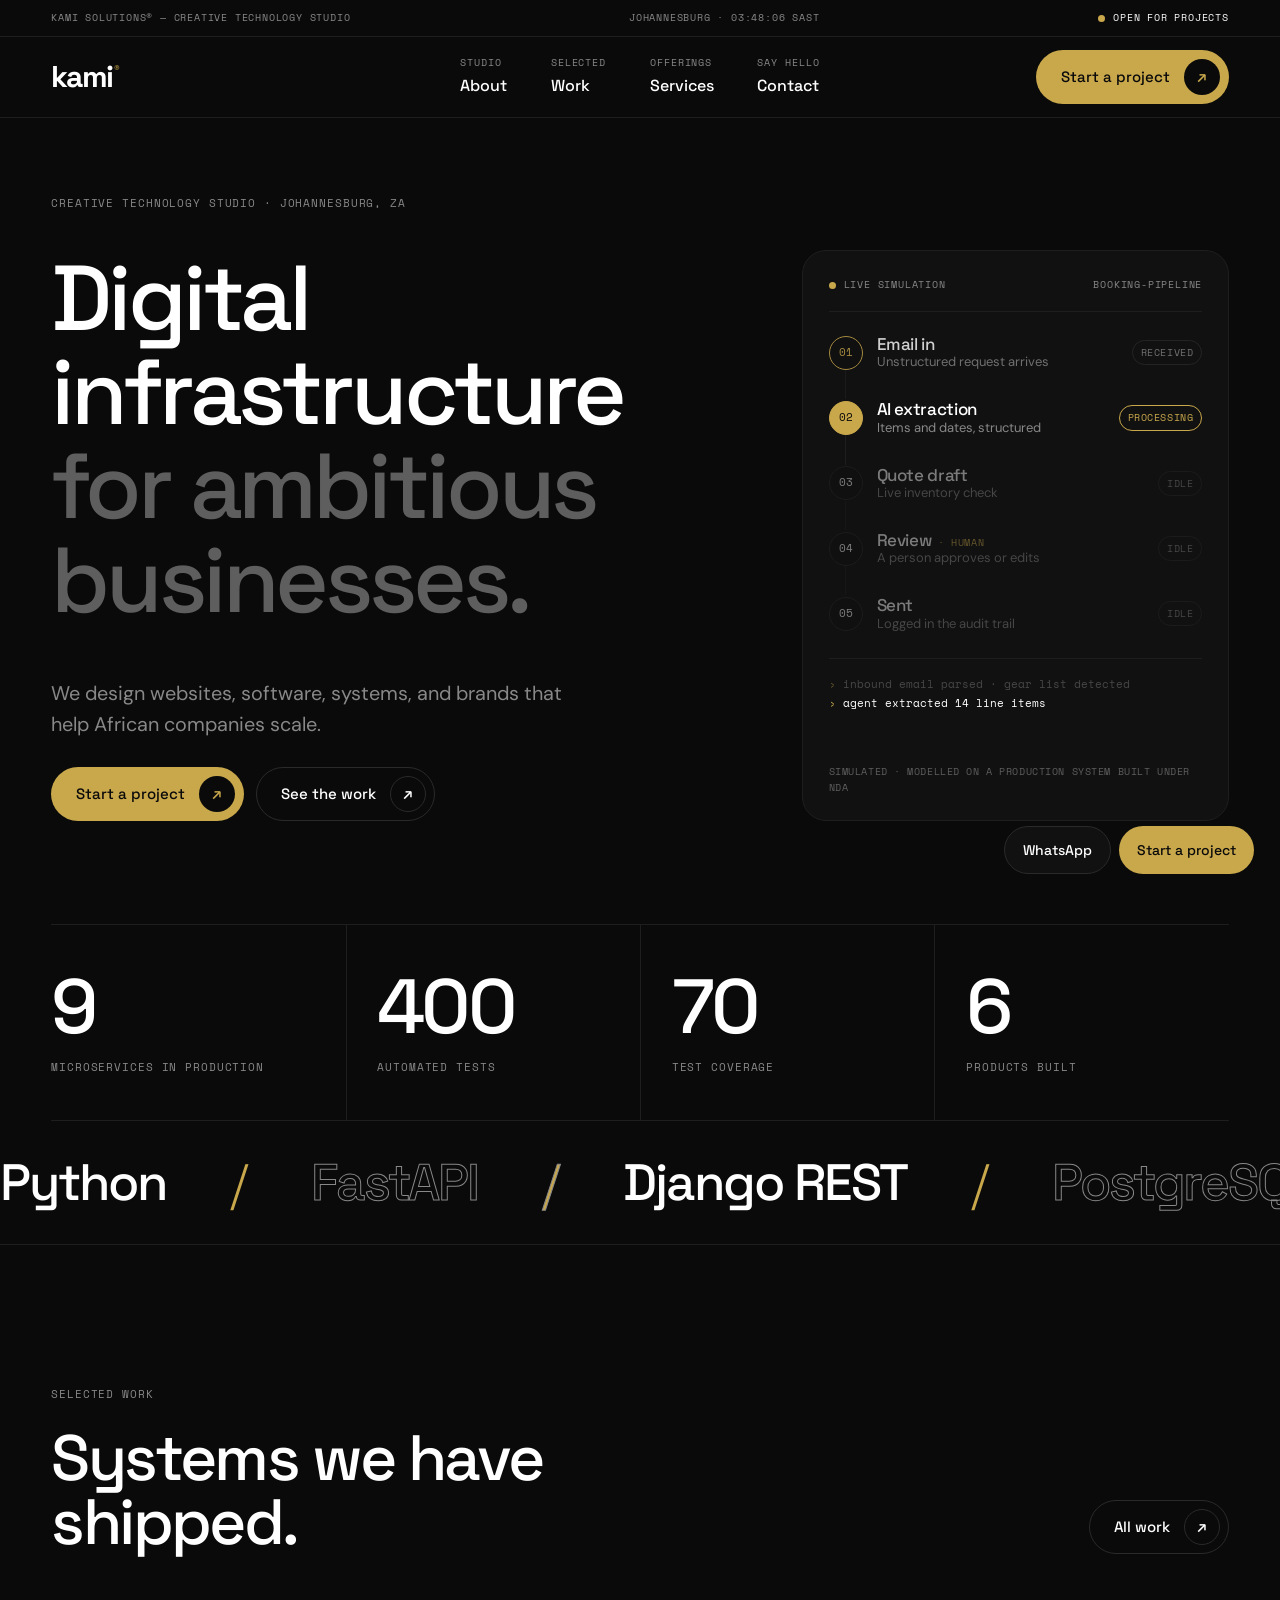
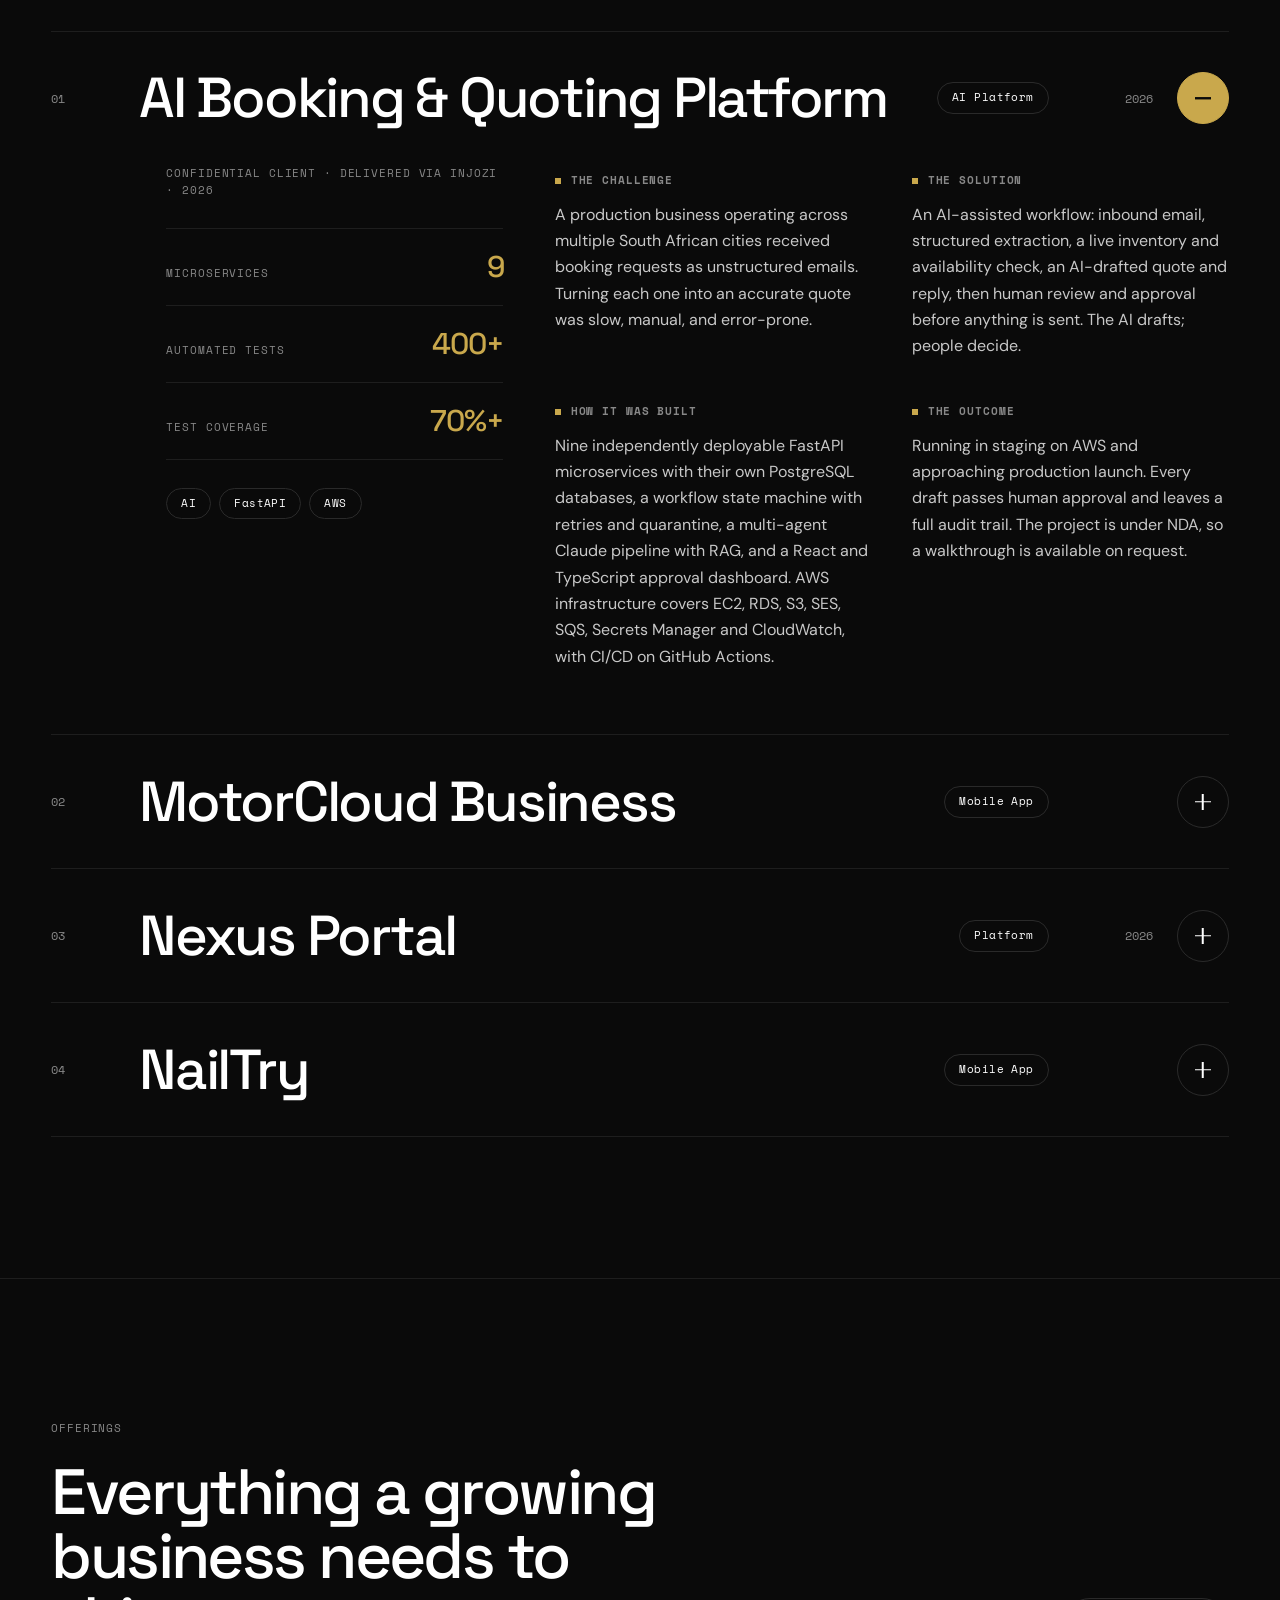
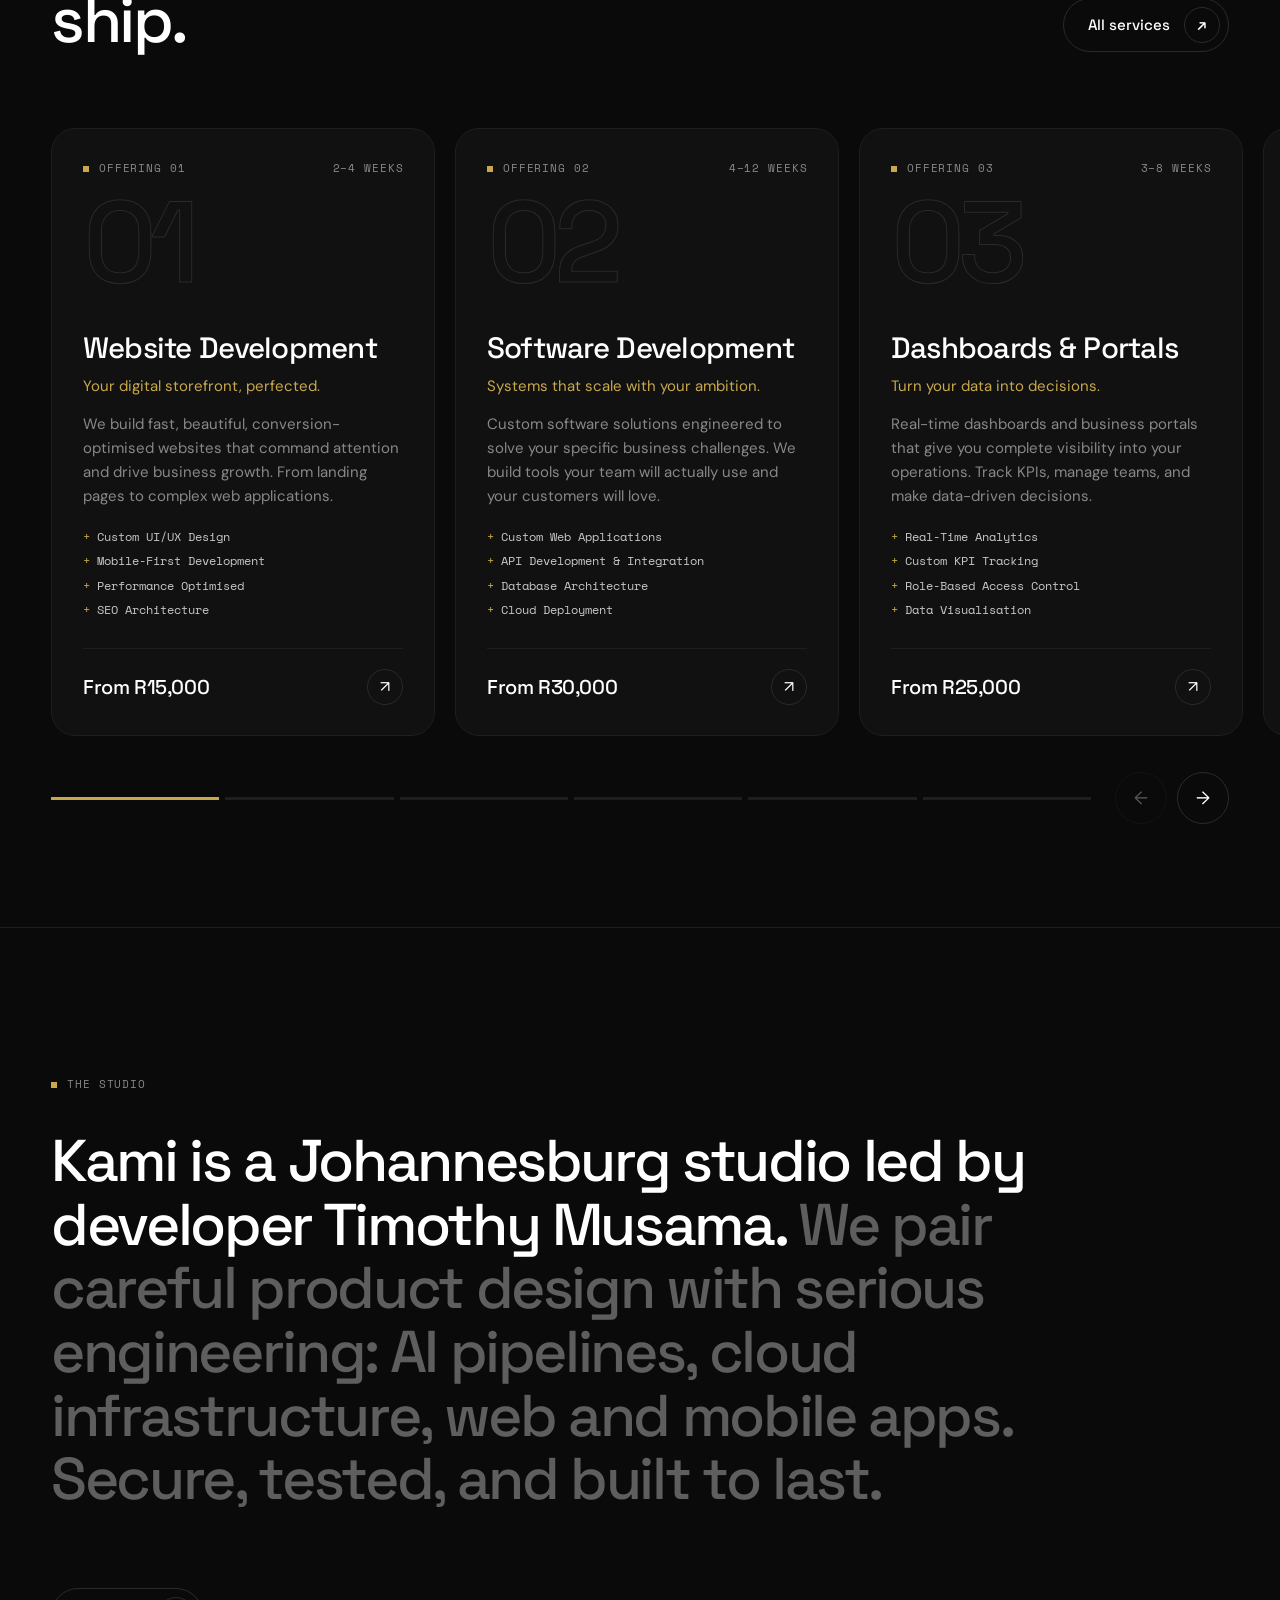
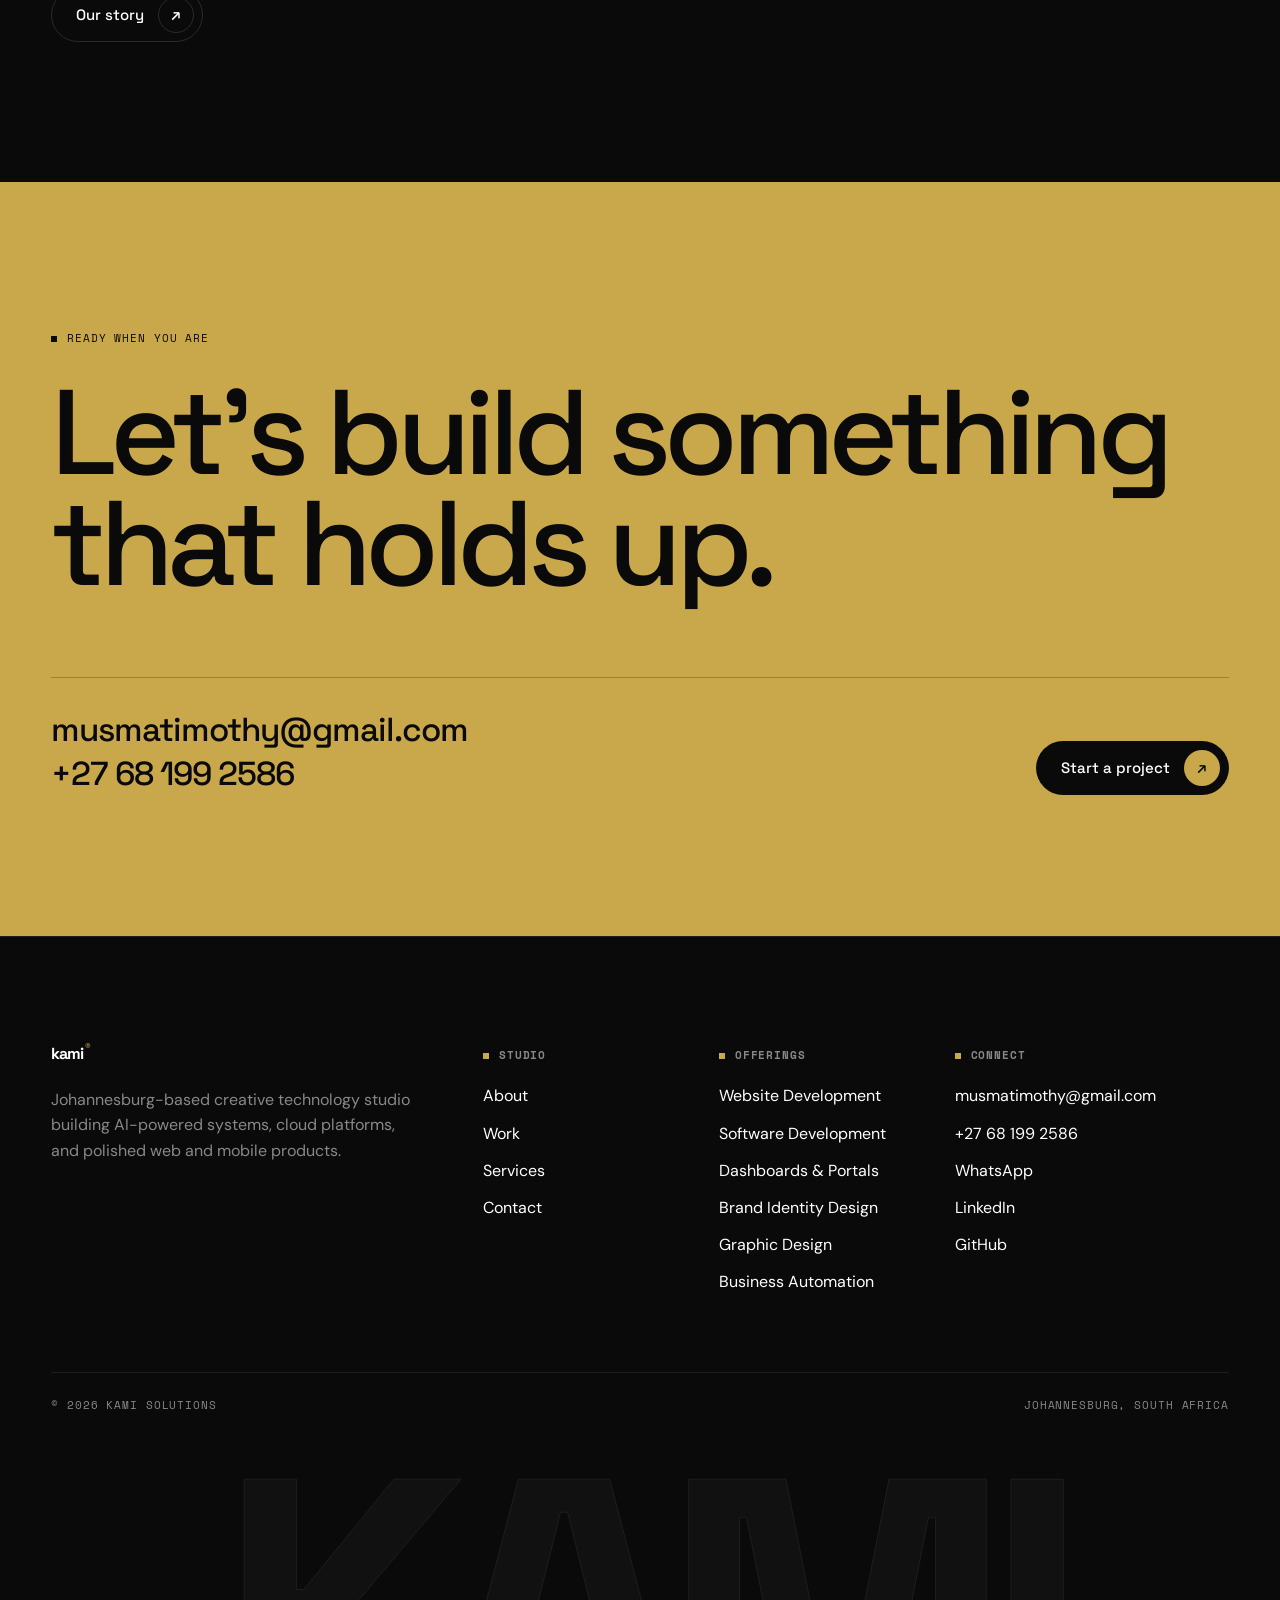
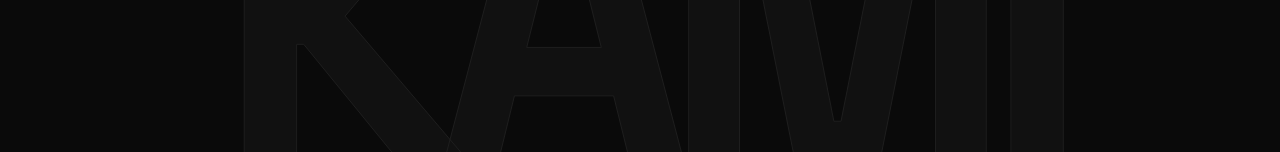
<file: index.html>
<!DOCTYPE html>
<html lang="en">
<head>
  <meta charset="UTF-8">
  <meta name="viewport" content="width=device-width, initial-scale=1.0">
  <title>Kami Solutions — Digital infrastructure for ambitious businesses</title>
  <meta name="description" content="Kami Solutions is a Johannesburg creative technology studio building AI-powered systems, cloud platforms, websites, and mobile apps for ambitious businesses.">
  <meta name="theme-color" content="#0A0A0A">
  <link rel="preconnect" href="https://fonts.googleapis.com">
  <link rel="preconnect" href="https://fonts.gstatic.com" crossorigin>
  <link rel="stylesheet" href="https://fonts.googleapis.com/css2?family=DM+Sans:opsz,wght@9..40,300;9..40,400;9..40,500&family=Space+Grotesk:wght@300;400;500;600;700&family=Space+Mono:wght@400;700&display=swap">
  <link rel="stylesheet" href="css/variables.css">
  <link rel="stylesheet" href="css/global.css">
  <link rel="stylesheet" href="css/components.css">
  <link rel="stylesheet" href="css/pages.css">
  <link rel="stylesheet" href="css/animations.css">
</head>
<body data-page="home">
<div id="site-top"></div>
<main id="main">

<section class="hero">
  <div class="container hero__grid">
    <div>
      <span class="mono kicker hero__kicker">Creative technology studio · Johannesburg, ZA</span>
      <h1 class="display hero__title">
        <span class="line"><span style="--i:0">Digital</span></span>
        <span class="line"><span style="--i:1">infrastructure</span></span>
        <span class="line"><span class="dim" style="--i:2">for ambitious</span></span>
        <span class="line"><span class="dim" style="--i:3">businesses.</span></span>
      </h1>
      <div class="hero__lower">
        <p class="lede">We design websites, software, systems, and brands that help African companies scale.</p>
        <div class="hero__btns">
          <a class="btn btn-gold" href="contact.html">Start a project <span class="btn__arrow" aria-hidden="true">↗</span></a>
          <a class="btn btn-line" href="portfolio.html">See the work <span class="btn__arrow" aria-hidden="true">↗</span></a>
        </div>
      </div>
    </div>

    <aside class="pipe" id="pipeline" aria-label="Simulation of an AI booking pipeline with human approval">
      <div class="pipe__head">
        <span class="mono"><i class="dot"></i>Live simulation</span>
        <span class="mono">booking-pipeline</span>
      </div>
      <div class="pipe__steps">
        <div class="pipe__step"><span class="pipe__n">01</span><div><div class="pipe__name">Email in</div><div class="pipe__sub">Unstructured request arrives</div></div><span class="pipe__chip">IDLE</span></div>
        <div class="pipe__step"><span class="pipe__n">02</span><div><div class="pipe__name">AI extraction</div><div class="pipe__sub">Items and dates, structured</div></div><span class="pipe__chip">IDLE</span></div>
        <div class="pipe__step"><span class="pipe__n">03</span><div><div class="pipe__name">Quote draft</div><div class="pipe__sub">Live inventory check</div></div><span class="pipe__chip">IDLE</span></div>
        <div class="pipe__step pipe__step--human"><span class="pipe__n">04</span><div><div class="pipe__name">Review</div><div class="pipe__sub">A person approves or edits</div></div><span class="pipe__chip">IDLE</span></div>
        <div class="pipe__step"><span class="pipe__n">05</span><div><div class="pipe__name">Sent</div><div class="pipe__sub">Logged in the audit trail</div></div><span class="pipe__chip">IDLE</span></div>
      </div>
      <div class="pipe__log" aria-live="off"><div>ready for next enquiry</div></div>
      <p class="pipe__note">Simulated · modelled on a production system built under NDA</p>
    </aside>
  </div>
</section>

<div class="container"><div class="stats" id="stats"></div></div>

<div class="marquee" aria-hidden="true"><div class="marquee__track" id="marquee-track"></div></div>

<section class="section" id="work">
  <div class="container">
    <div class="section-head">
      <div><span class="mono kicker">Selected work</span><h2 class="h2 reveal">Systems we have shipped.</h2></div>
      <a class="btn btn-line" href="portfolio.html">All work <span class="btn__arrow" aria-hidden="true">↗</span></a>
    </div>
    <div class="work-list" id="work-list" data-limit="4" data-open="first"></div>
  </div>
</section>

<section class="section rule-top" id="offerings" style="padding-bottom:clamp(56px,8vw,120px)">
  <div class="container">
    <div class="section-head">
      <div><span class="mono kicker">Offerings</span><h2 class="h2 reveal">Everything a growing business needs to ship.</h2></div>
      <a class="btn btn-line" href="services.html">All services <span class="btn__arrow" aria-hidden="true">↗</span></a>
    </div>
  </div>
  <div class="rail" id="rail" tabindex="0" aria-label="Services"></div>
  <div class="container">
    <div class="rail-ctl">
      <div class="rail-ctl__bar" id="rail-segs" aria-hidden="true"></div>
      <div class="rail-ctl__btns">
        <button class="circle-btn" id="rail-prev" aria-label="Previous">←</button>
        <button class="circle-btn" id="rail-next" aria-label="Next">→</button>
      </div>
    </div>
  </div>
</section>

<section class="section rule-top" id="studio">
  <div class="container">
    <span class="mono kicker" style="margin-bottom:36px">The studio</span>
    <p class="statement statement--wide reveal">
      Kami is a Johannesburg studio led by developer Timothy Musama.
      <span class="dim">We pair careful product design with serious engineering: AI pipelines, cloud infrastructure, web and mobile apps. Secure, tested, and built to last.</span>
    </p>
    <div class="statement-foot">
      <a class="btn btn-line" href="about.html">Our story <span class="btn__arrow" aria-hidden="true">↗</span></a>
    </div>
  </div>
</section>

<section class="cta-band section">
  <div class="container">
    <span class="mono kicker">Ready when you are</span>
    <h2 class="cta-band__title reveal">Let's build something that holds up.</h2>
    <div class="cta-band__row">
      <div class="cta-band__contact">
        <a href="mailto:musmatimothy@gmail.com">musmatimothy@gmail.com</a>
        <a href="tel:+27681992586">+27 68 199 2586</a>
      </div>
      <a class="btn btn-dark" href="contact.html">Start a project <span class="btn__arrow" aria-hidden="true">↗</span></a>
    </div>
  </div>
</section>

</main>
<div id="site-bottom"></div>
<script src="js/config.js"></script>
<script src="js/components.js"></script>
<script src="js/animations.js"></script>
<script src="js/app.js"></script>
</body>
</html>
</file>
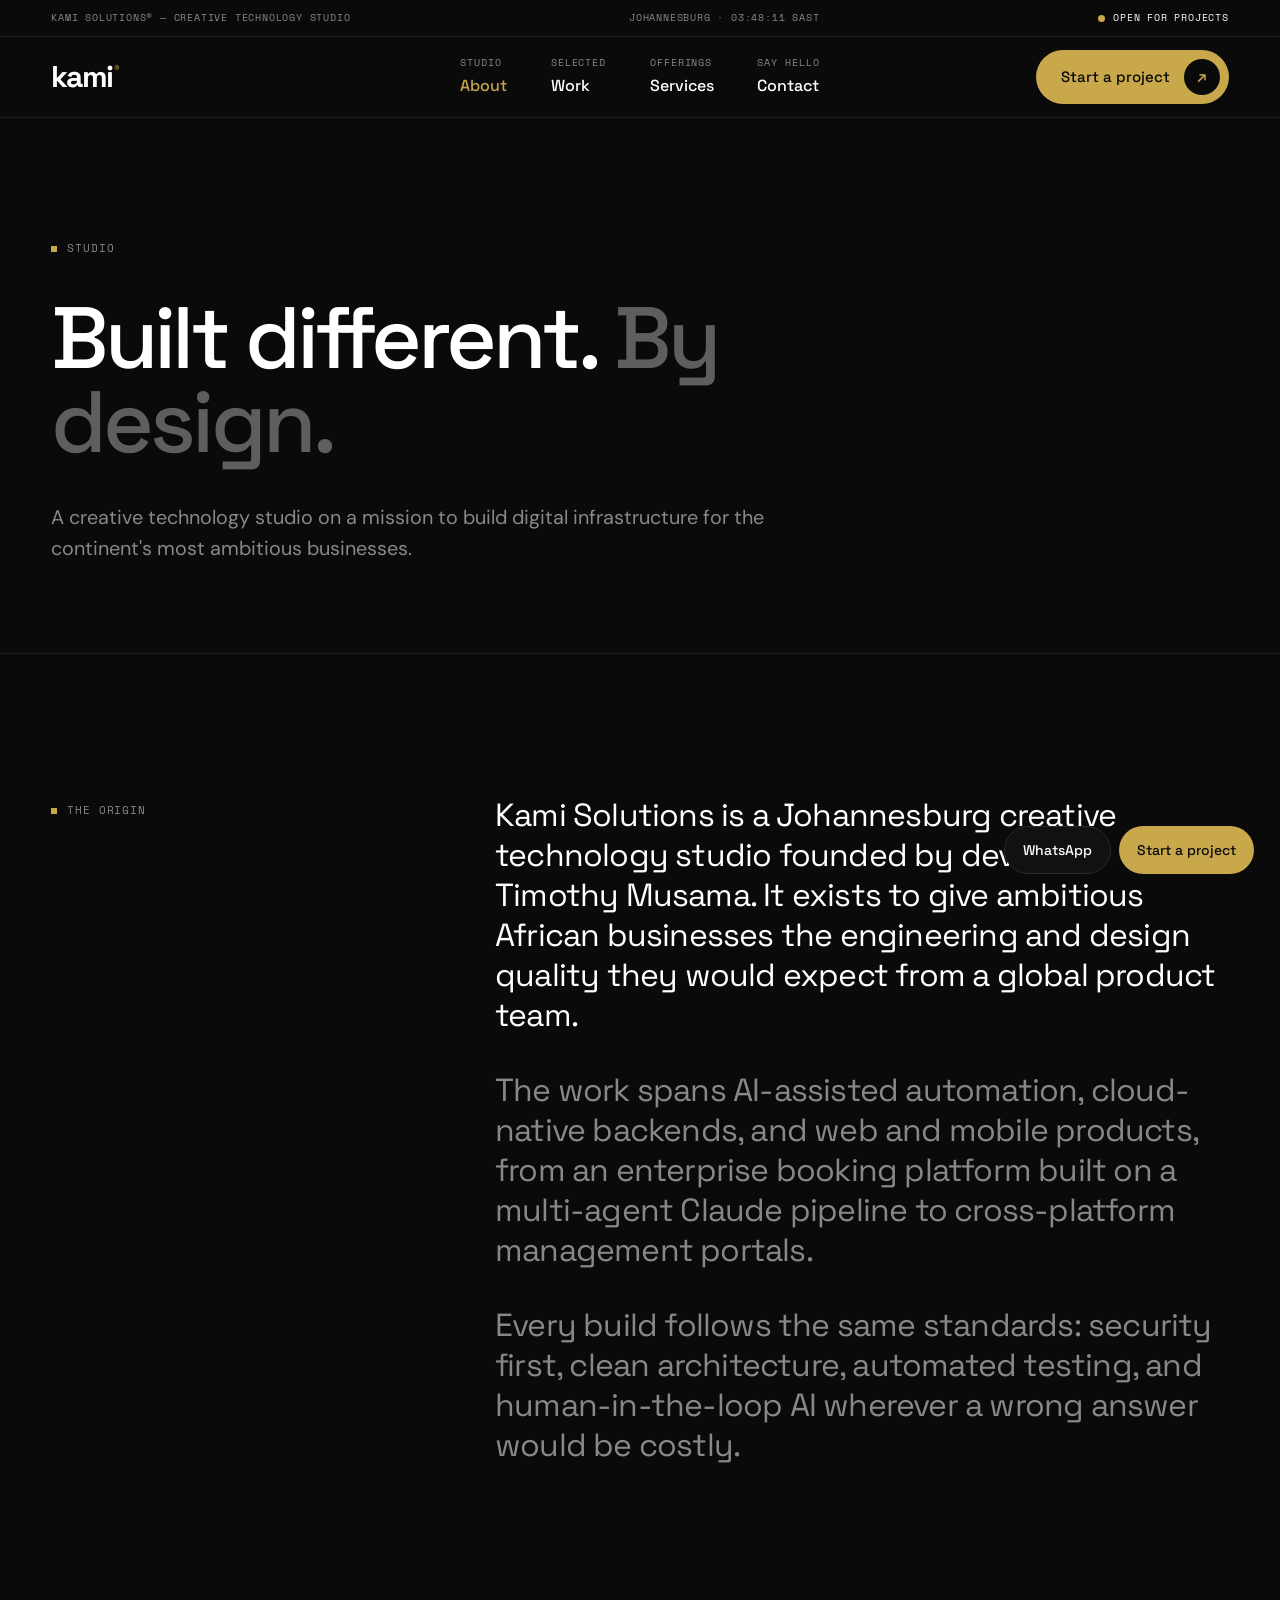
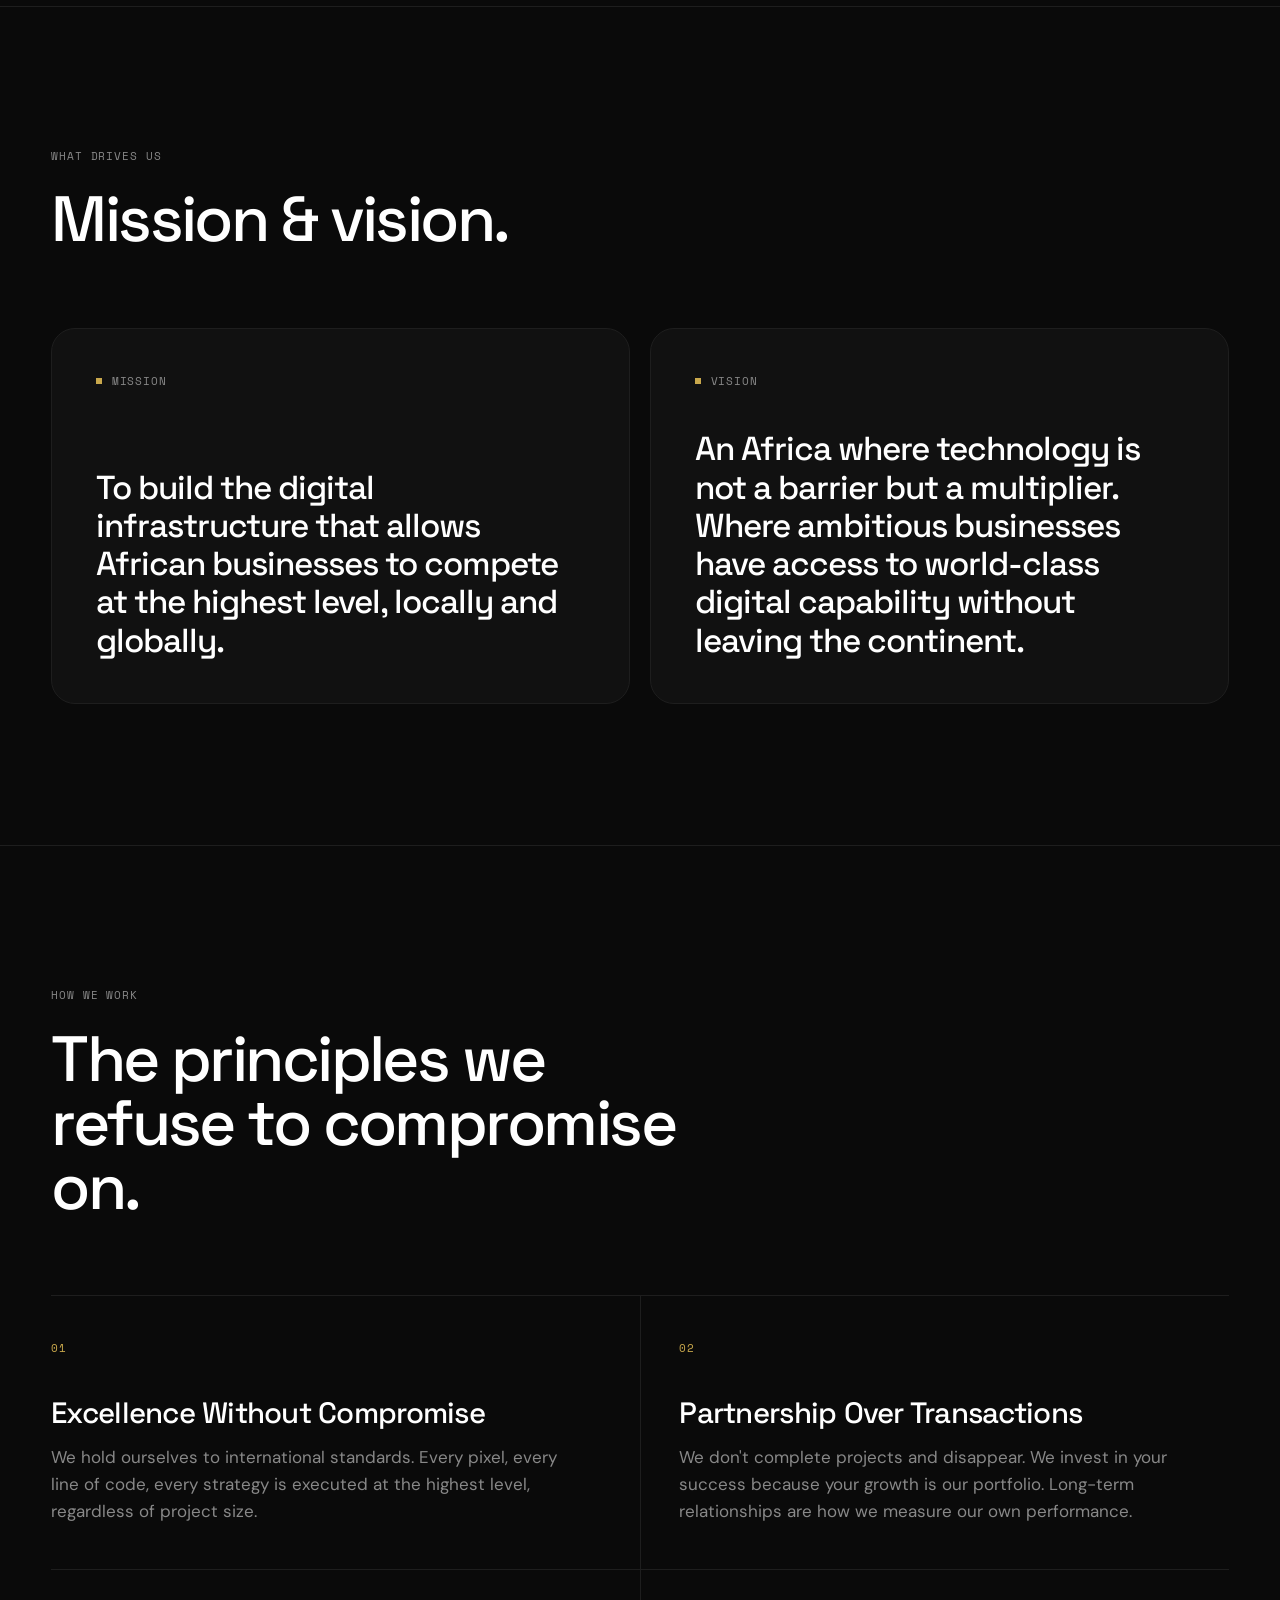
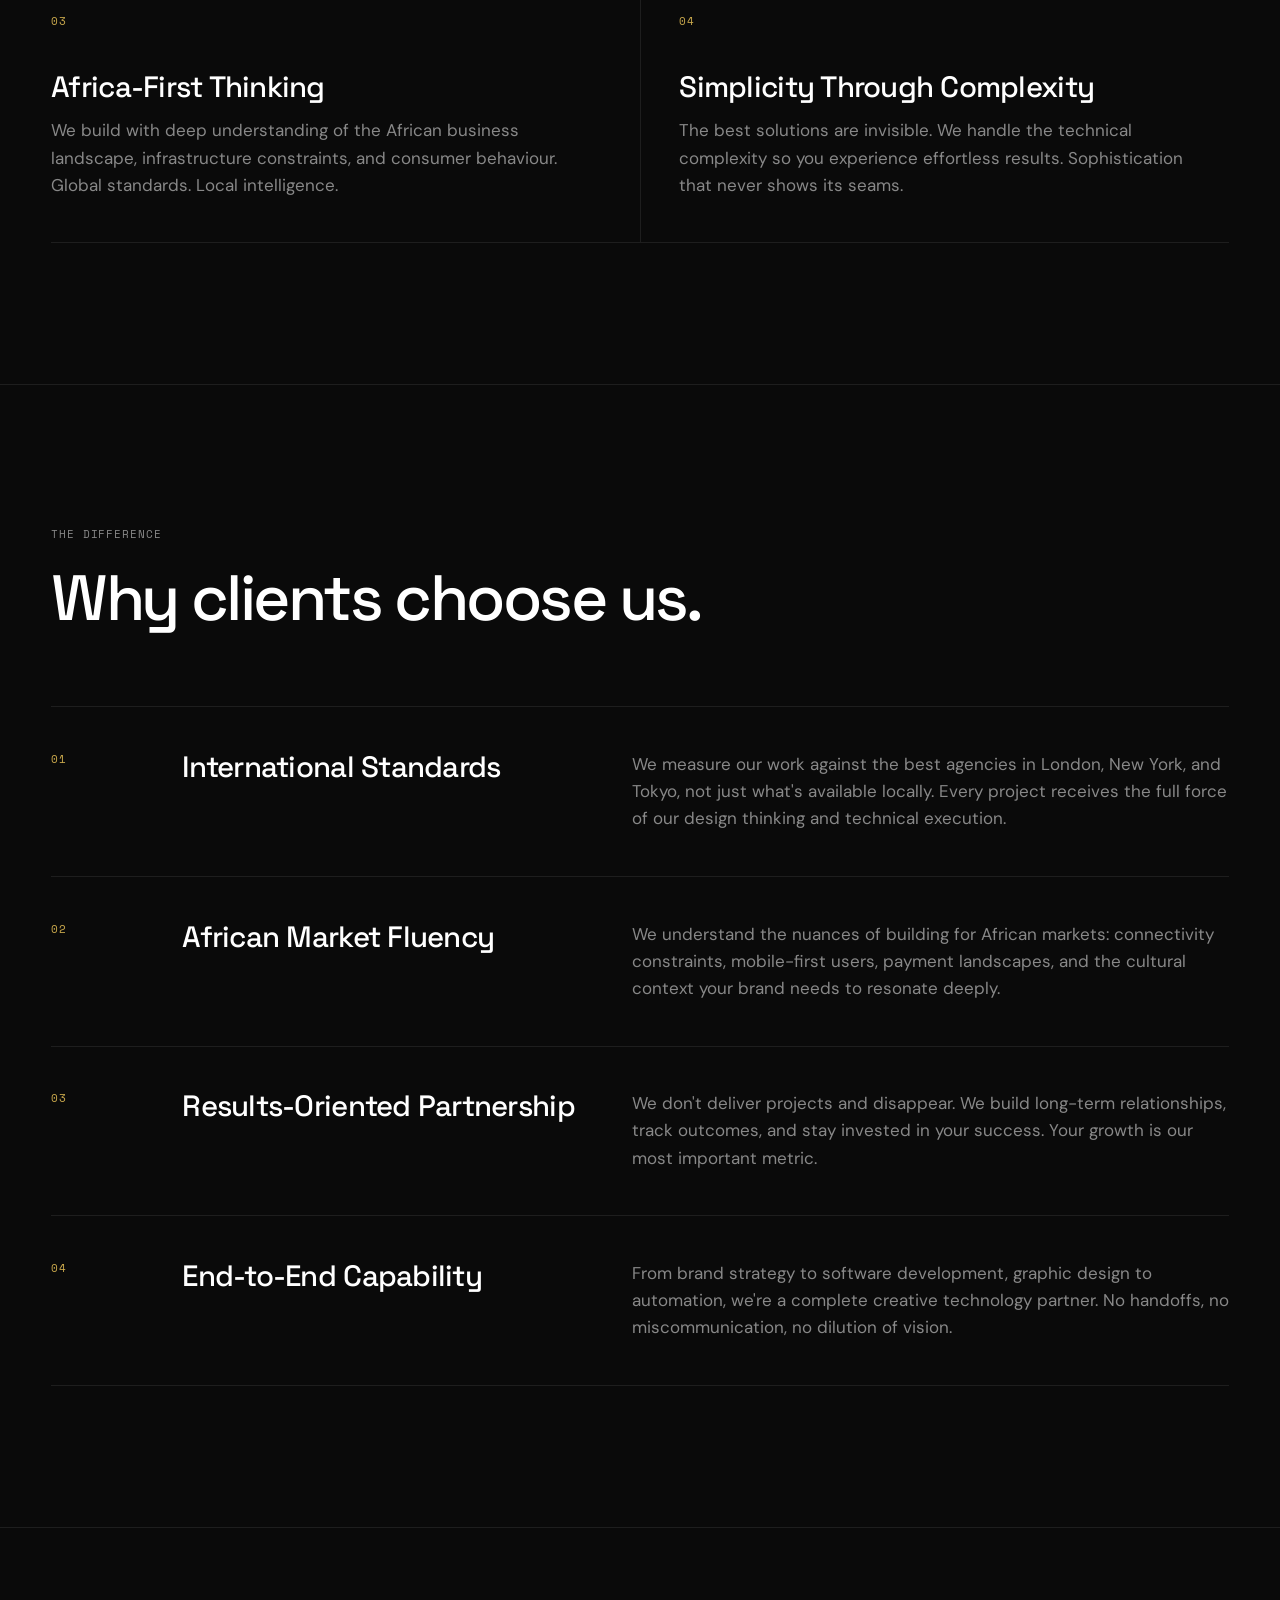
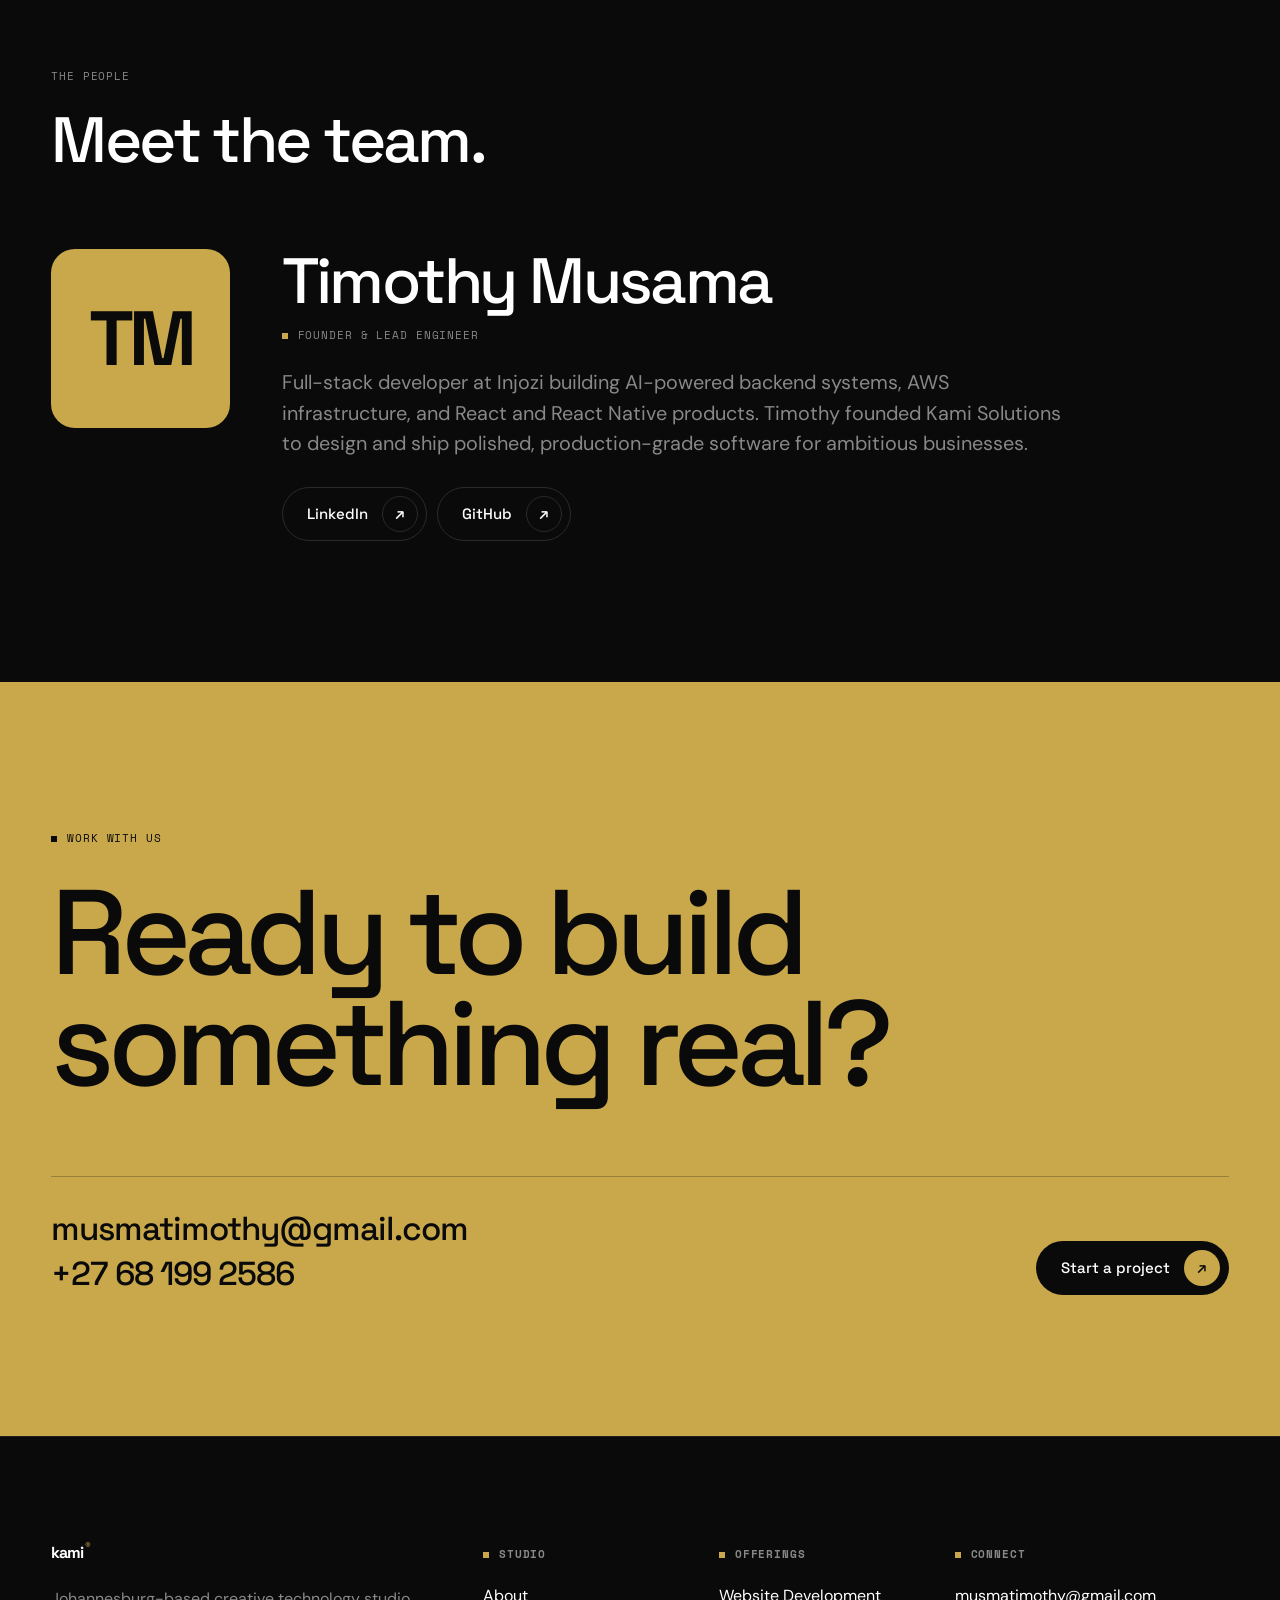
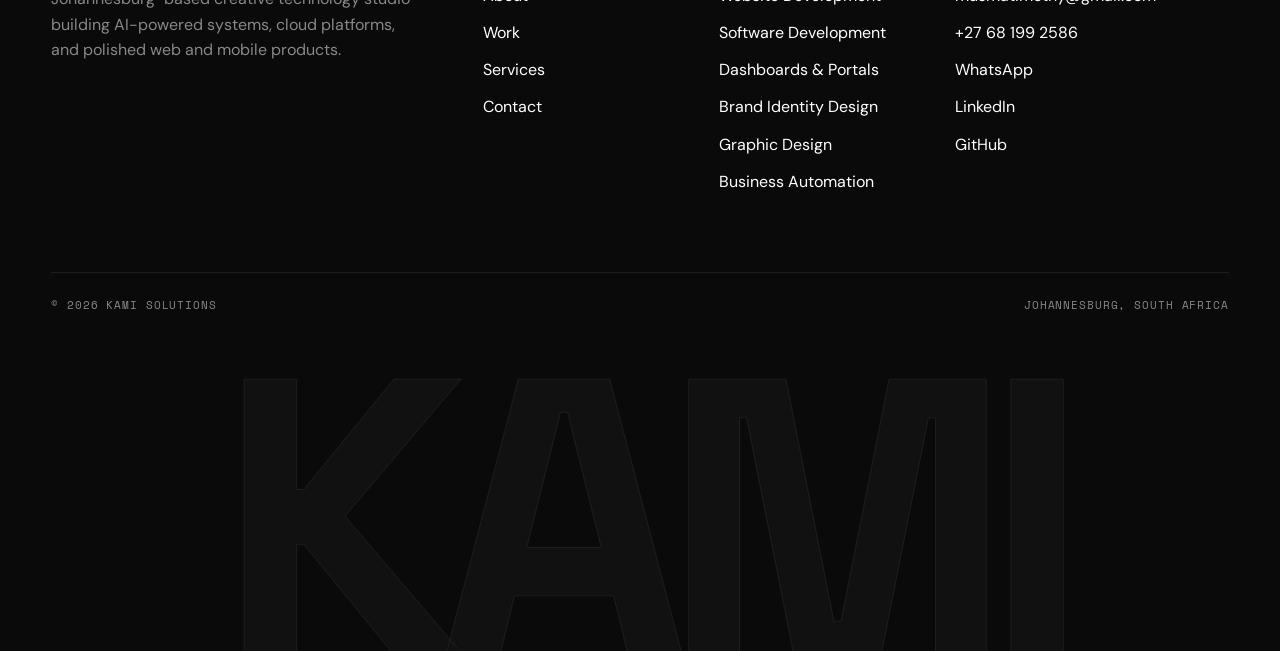
<file: about.html>
<!DOCTYPE html>
<html lang="en">
<head>
  <meta charset="UTF-8">
  <meta name="viewport" content="width=device-width, initial-scale=1.0">
  <title>About | Kami Solutions</title>
  <meta name="description" content="Kami Solutions is a Johannesburg creative technology studio. Learn our story, mission, and the values that drive us to build world-class digital products.">
  <meta name="theme-color" content="#0A0A0A">
  <link rel="preconnect" href="https://fonts.googleapis.com">
  <link rel="preconnect" href="https://fonts.gstatic.com" crossorigin>
  <link rel="stylesheet" href="https://fonts.googleapis.com/css2?family=DM+Sans:opsz,wght@9..40,300;9..40,400;9..40,500&family=Space+Grotesk:wght@300;400;500;600;700&family=Space+Mono:wght@400;700&display=swap">
  <link rel="stylesheet" href="css/variables.css">
  <link rel="stylesheet" href="css/global.css">
  <link rel="stylesheet" href="css/components.css">
  <link rel="stylesheet" href="css/pages.css">
  <link rel="stylesheet" href="css/animations.css">
</head>
<body data-page="about">
<div id="site-top"></div>
<main id="main">

<section class="page-hero">
  <div class="container">
    <span class="mono kicker">Studio</span>
    <h1 class="display">Built different. <span class="dim">By design.</span></h1>
    <p class="lede">A creative technology studio on a mission to build digital infrastructure for the continent's most ambitious businesses.</p>
  </div>
</section>

<section class="section rule-top">
  <div class="container split">
    <div class="split__side"><span class="mono kicker">The origin</span></div>
    <div class="story" id="about-story"></div>
  </div>
</section>

<section class="section rule-top">
  <div class="container">
    <div class="section-head"><div><span class="mono kicker">What drives us</span><h2 class="h2">Mission &amp; vision.</h2></div></div>
    <div class="mv" id="about-mv"></div>
  </div>
</section>

<section class="section rule-top">
  <div class="container">
    <div class="section-head"><div><span class="mono kicker">How we work</span><h2 class="h2">The principles we refuse to compromise on.</h2></div></div>
    <div class="values" id="about-values"></div>
  </div>
</section>

<section class="section rule-top">
  <div class="container">
    <div class="section-head"><div><span class="mono kicker">The difference</span><h2 class="h2">Why clients choose us.</h2></div></div>
    <div class="rows" id="about-why"></div>
  </div>
</section>

<section class="section rule-top">
  <div class="container">
    <div class="section-head"><div><span class="mono kicker">The people</span><h2 class="h2">Meet the team.</h2></div></div>
    <div id="about-team"></div>
  </div>
</section>

<section class="cta-band section">
  <div class="container">
    <span class="mono kicker">Work with us</span>
    <h2 class="cta-band__title reveal">Ready to build something real?</h2>
    <div class="cta-band__row">
      <div class="cta-band__contact">
        <a href="mailto:musmatimothy@gmail.com">musmatimothy@gmail.com</a>
        <a href="tel:+27681992586">+27 68 199 2586</a>
      </div>
      <a class="btn btn-dark" href="contact.html">Start a project <span class="btn__arrow" aria-hidden="true">↗</span></a>
    </div>
  </div>
</section>

</main>
<div id="site-bottom"></div>
<script src="js/config.js"></script>
<script src="js/components.js"></script>
<script src="js/animations.js"></script>
<script src="js/app.js"></script>
</body>
</html>
</file>
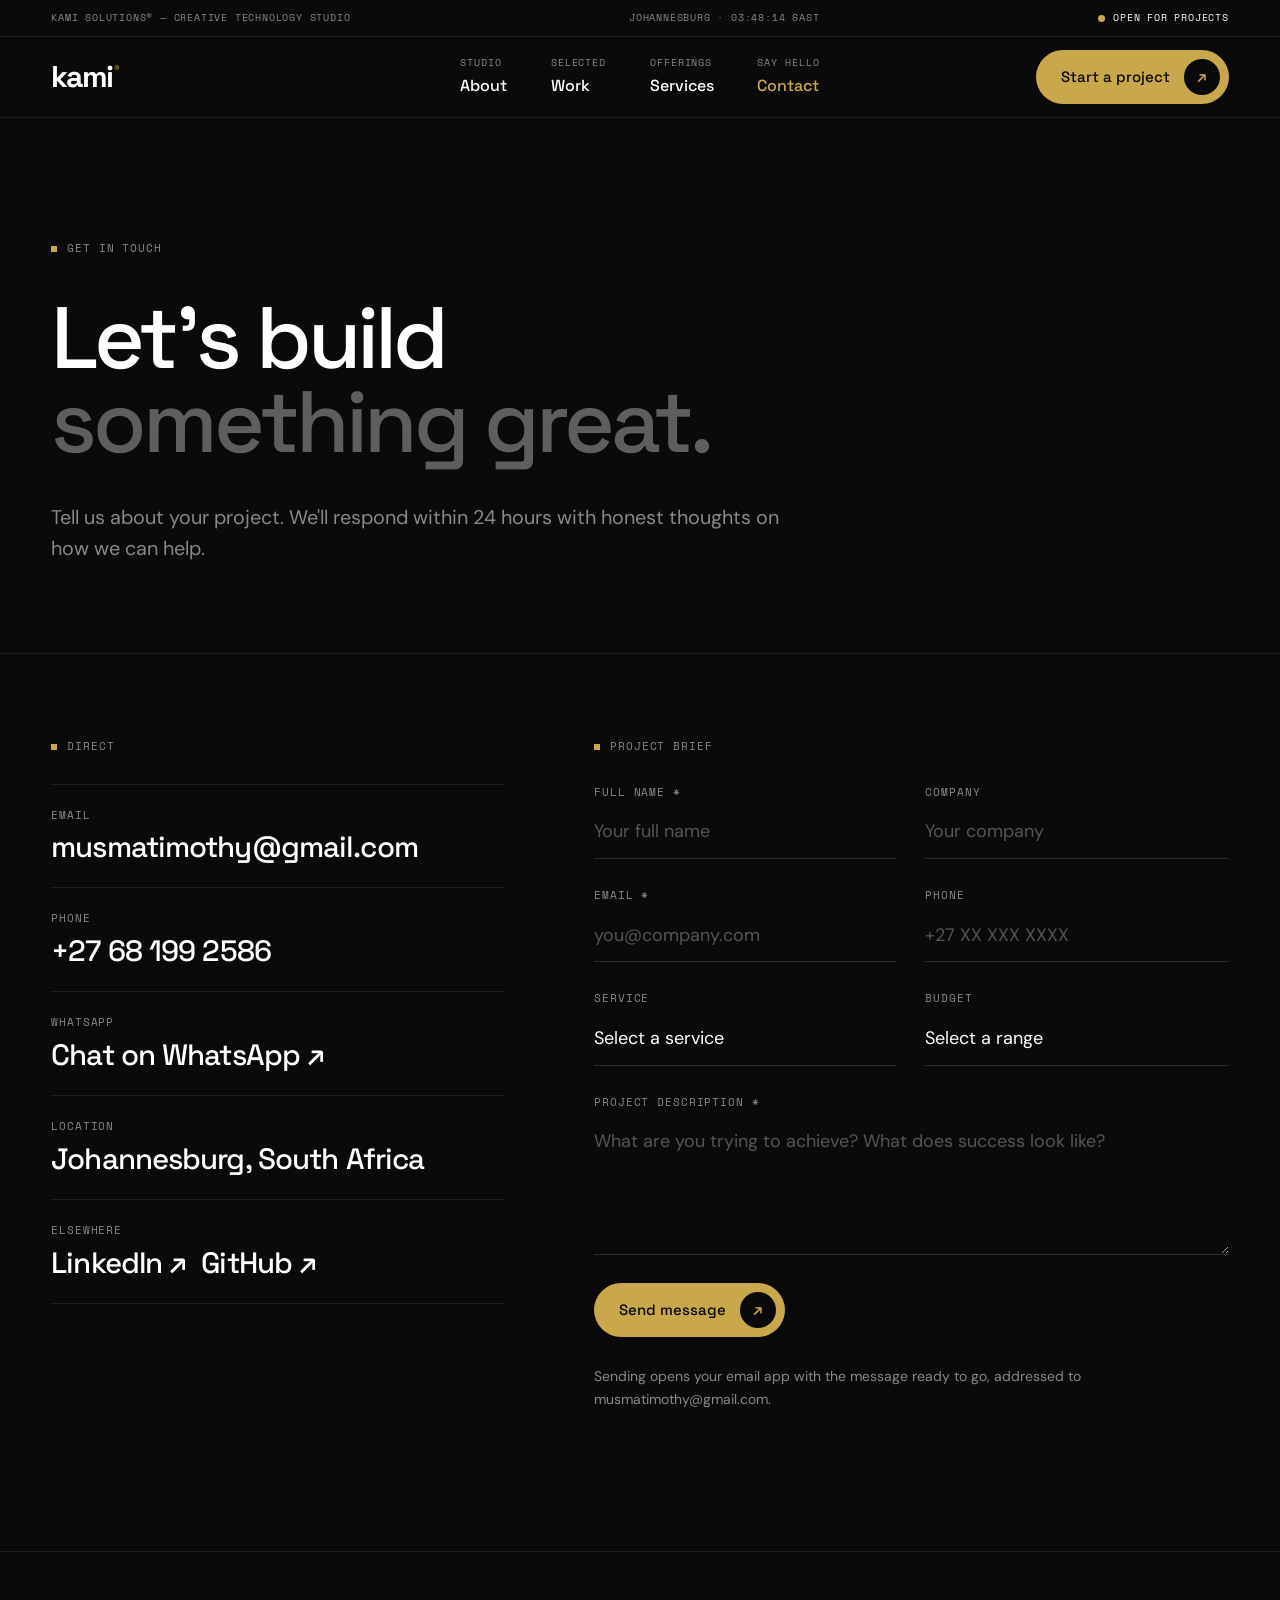
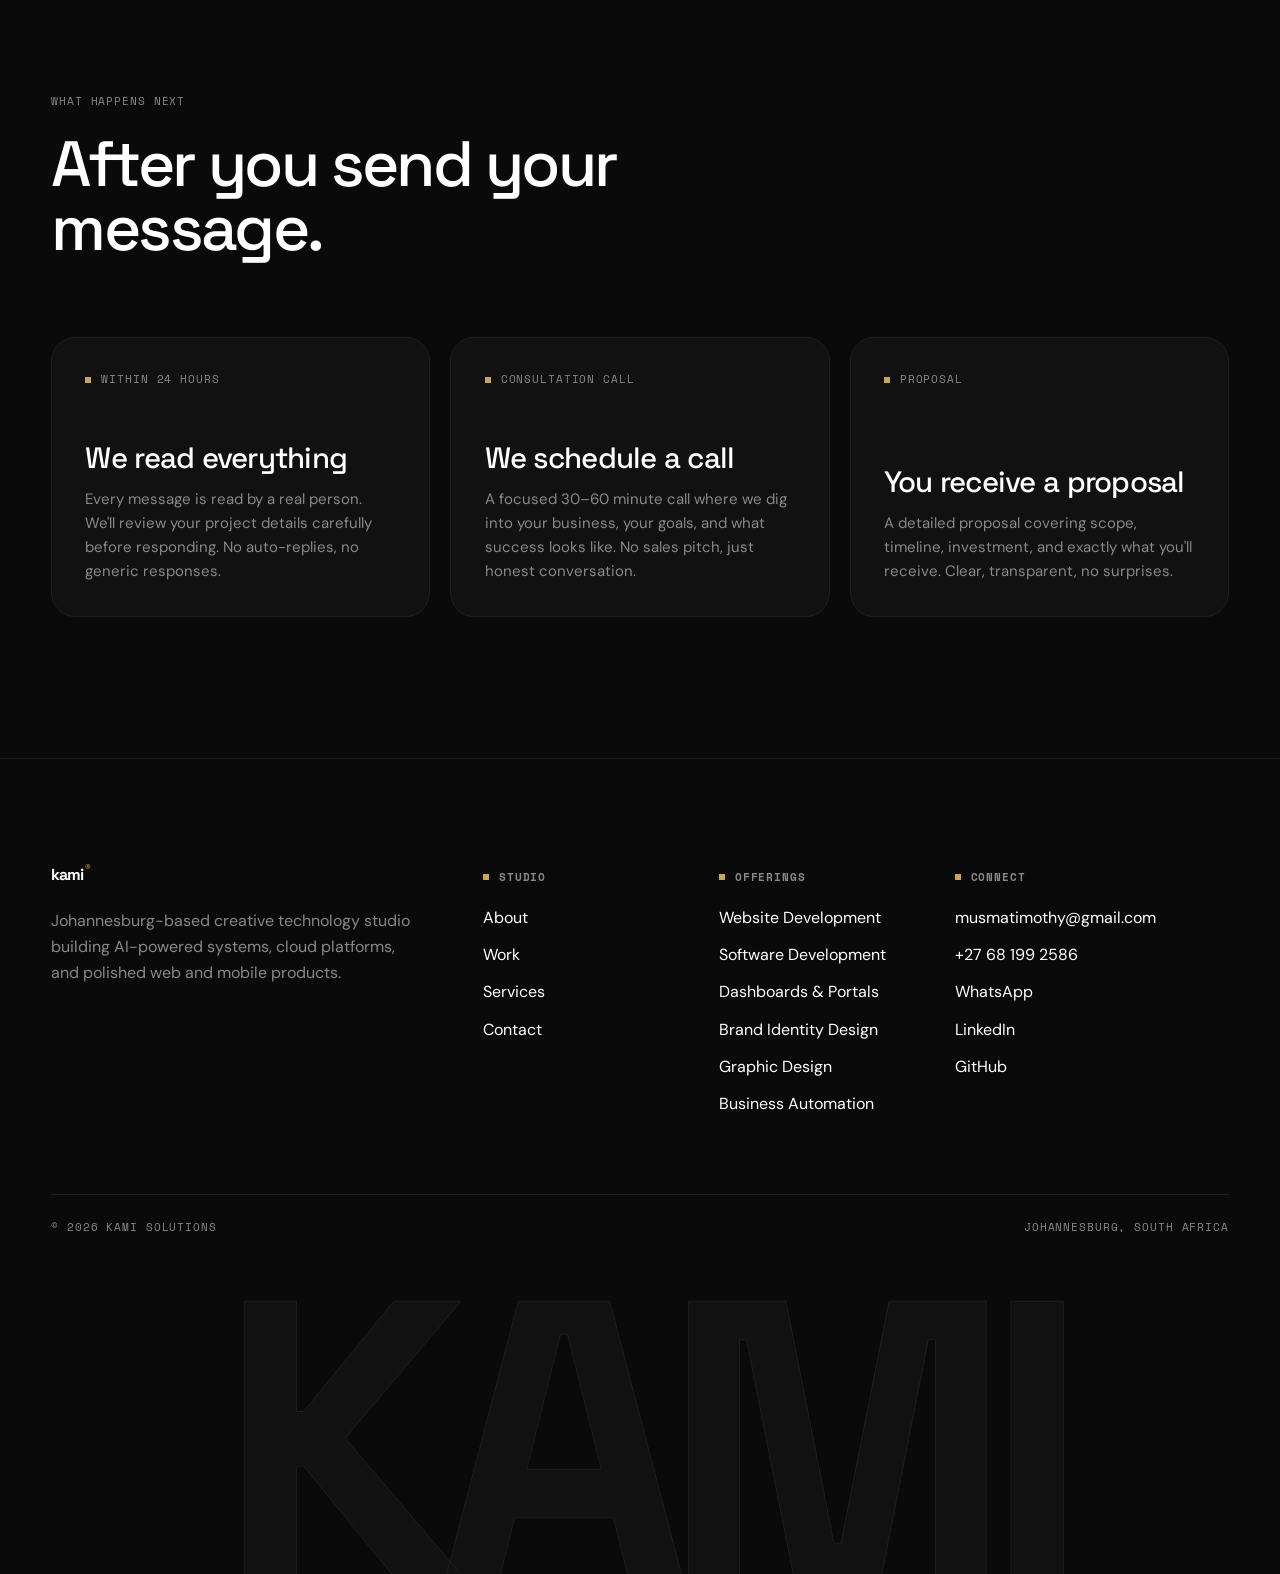
<file: contact.html>
<!DOCTYPE html>
<html lang="en">
<head>
  <meta charset="UTF-8">
  <meta name="viewport" content="width=device-width, initial-scale=1.0">
  <title>Contact | Kami Solutions</title>
  <meta name="description" content="Get in touch with Kami Solutions. Let's discuss your website, software, brand, or automation project.">
  <meta name="theme-color" content="#0A0A0A">
  <link rel="preconnect" href="https://fonts.googleapis.com">
  <link rel="preconnect" href="https://fonts.gstatic.com" crossorigin>
  <link rel="stylesheet" href="https://fonts.googleapis.com/css2?family=DM+Sans:opsz,wght@9..40,300;9..40,400;9..40,500&family=Space+Grotesk:wght@300;400;500;600;700&family=Space+Mono:wght@400;700&display=swap">
  <link rel="stylesheet" href="css/variables.css">
  <link rel="stylesheet" href="css/global.css">
  <link rel="stylesheet" href="css/components.css">
  <link rel="stylesheet" href="css/pages.css">
  <link rel="stylesheet" href="css/animations.css">
</head>
<body data-page="contact">
<div id="site-top"></div>
<main id="main">

<section class="page-hero">
  <div class="container">
    <span class="mono kicker">Get in touch</span>
    <h1 class="display">Let's build <span class="dim">something great.</span></h1>
    <p class="lede">Tell us about your project. We'll respond within 24 hours with honest thoughts on how we can help.</p>
  </div>
</section>

<section class="section rule-top" style="padding-top:clamp(40px,6vw,88px)">
  <div class="container contact-grid">
    <div><span class="mono kicker" style="margin-bottom:28px">Direct</span><div class="contact-list" id="contact-list"></div></div>
    <div><span class="mono kicker" style="margin-bottom:28px">Project brief</span><div id="contact-form-mount"></div></div>
  </div>
</section>

<section class="section rule-top">
  <div class="container">
    <div class="section-head"><div><span class="mono kicker">What happens next</span><h2 class="h2">After you send your message.</h2></div></div>
    <div class="next" id="next-steps"></div>
  </div>
</section>

</main>
<div id="site-bottom"></div>
<script src="js/config.js"></script>
<script src="js/components.js"></script>
<script src="js/animations.js"></script>
<script src="js/app.js"></script>
</body>
</html>
</file>
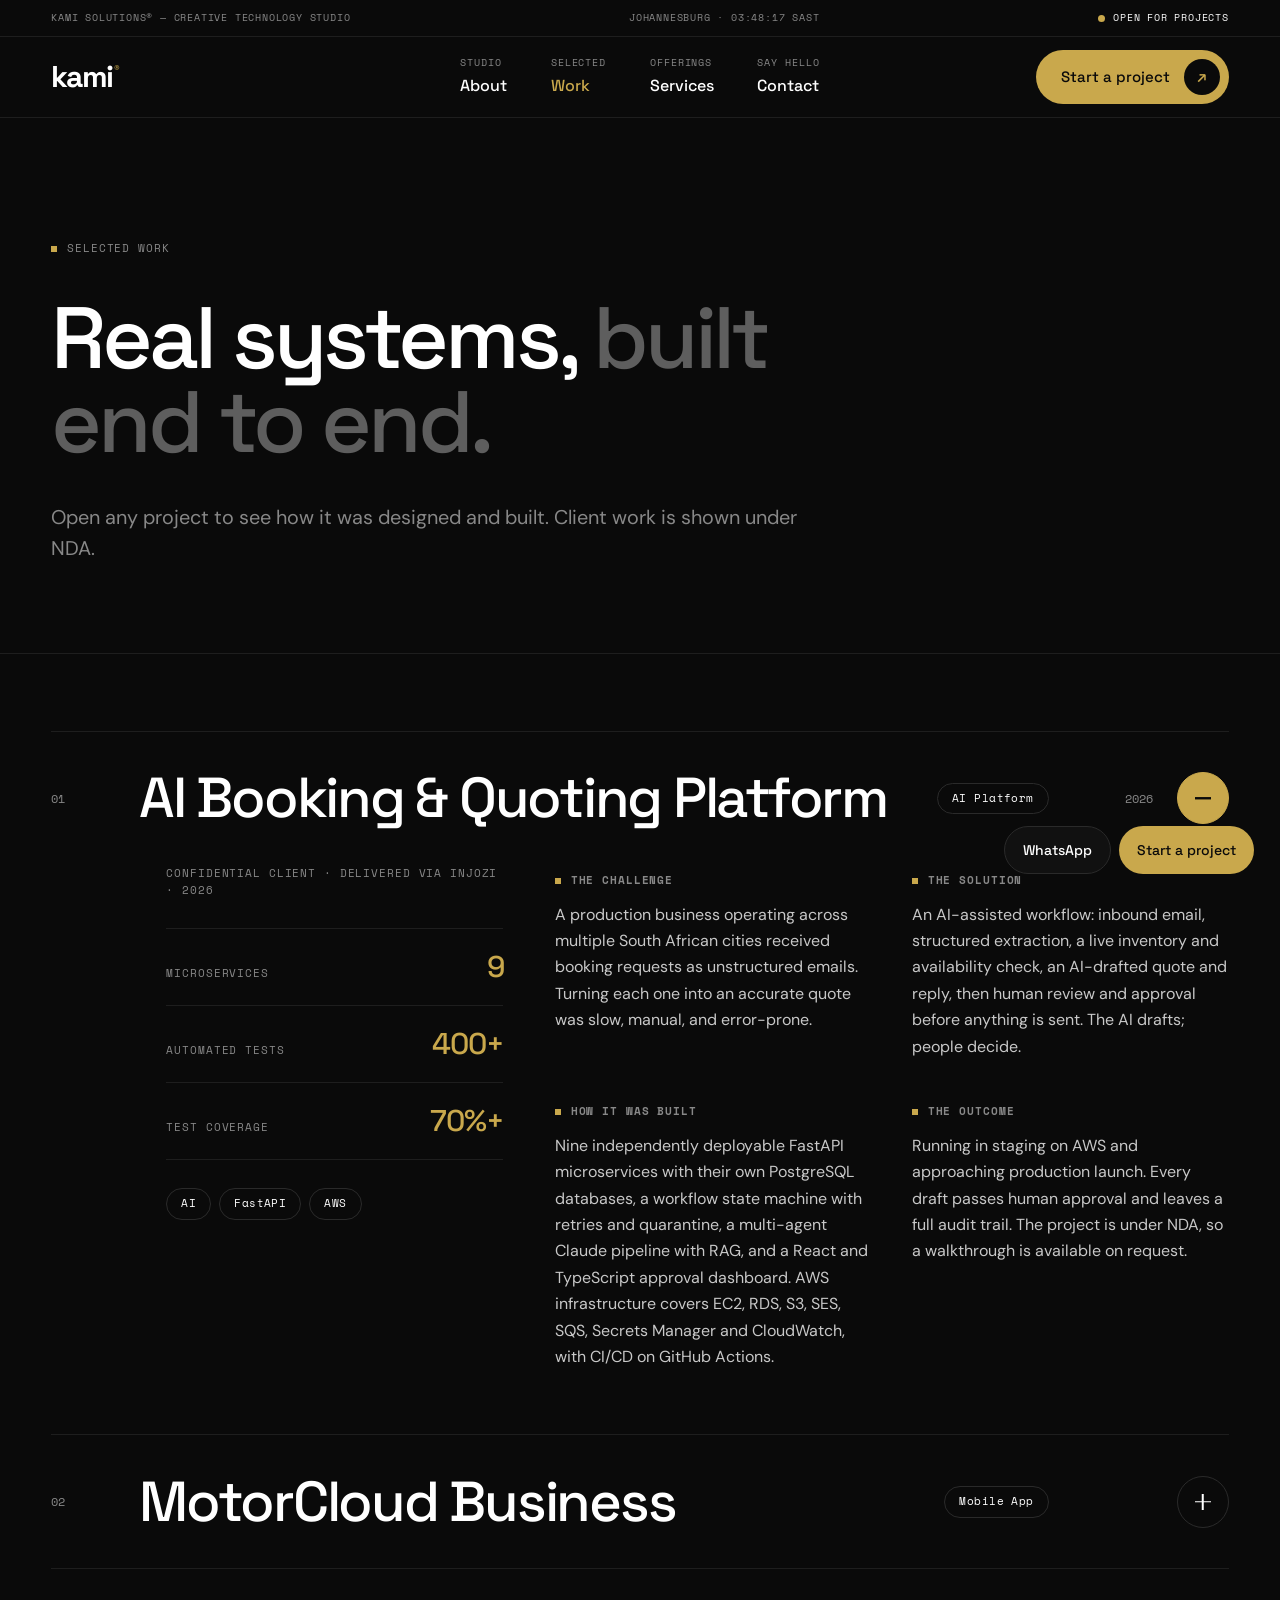
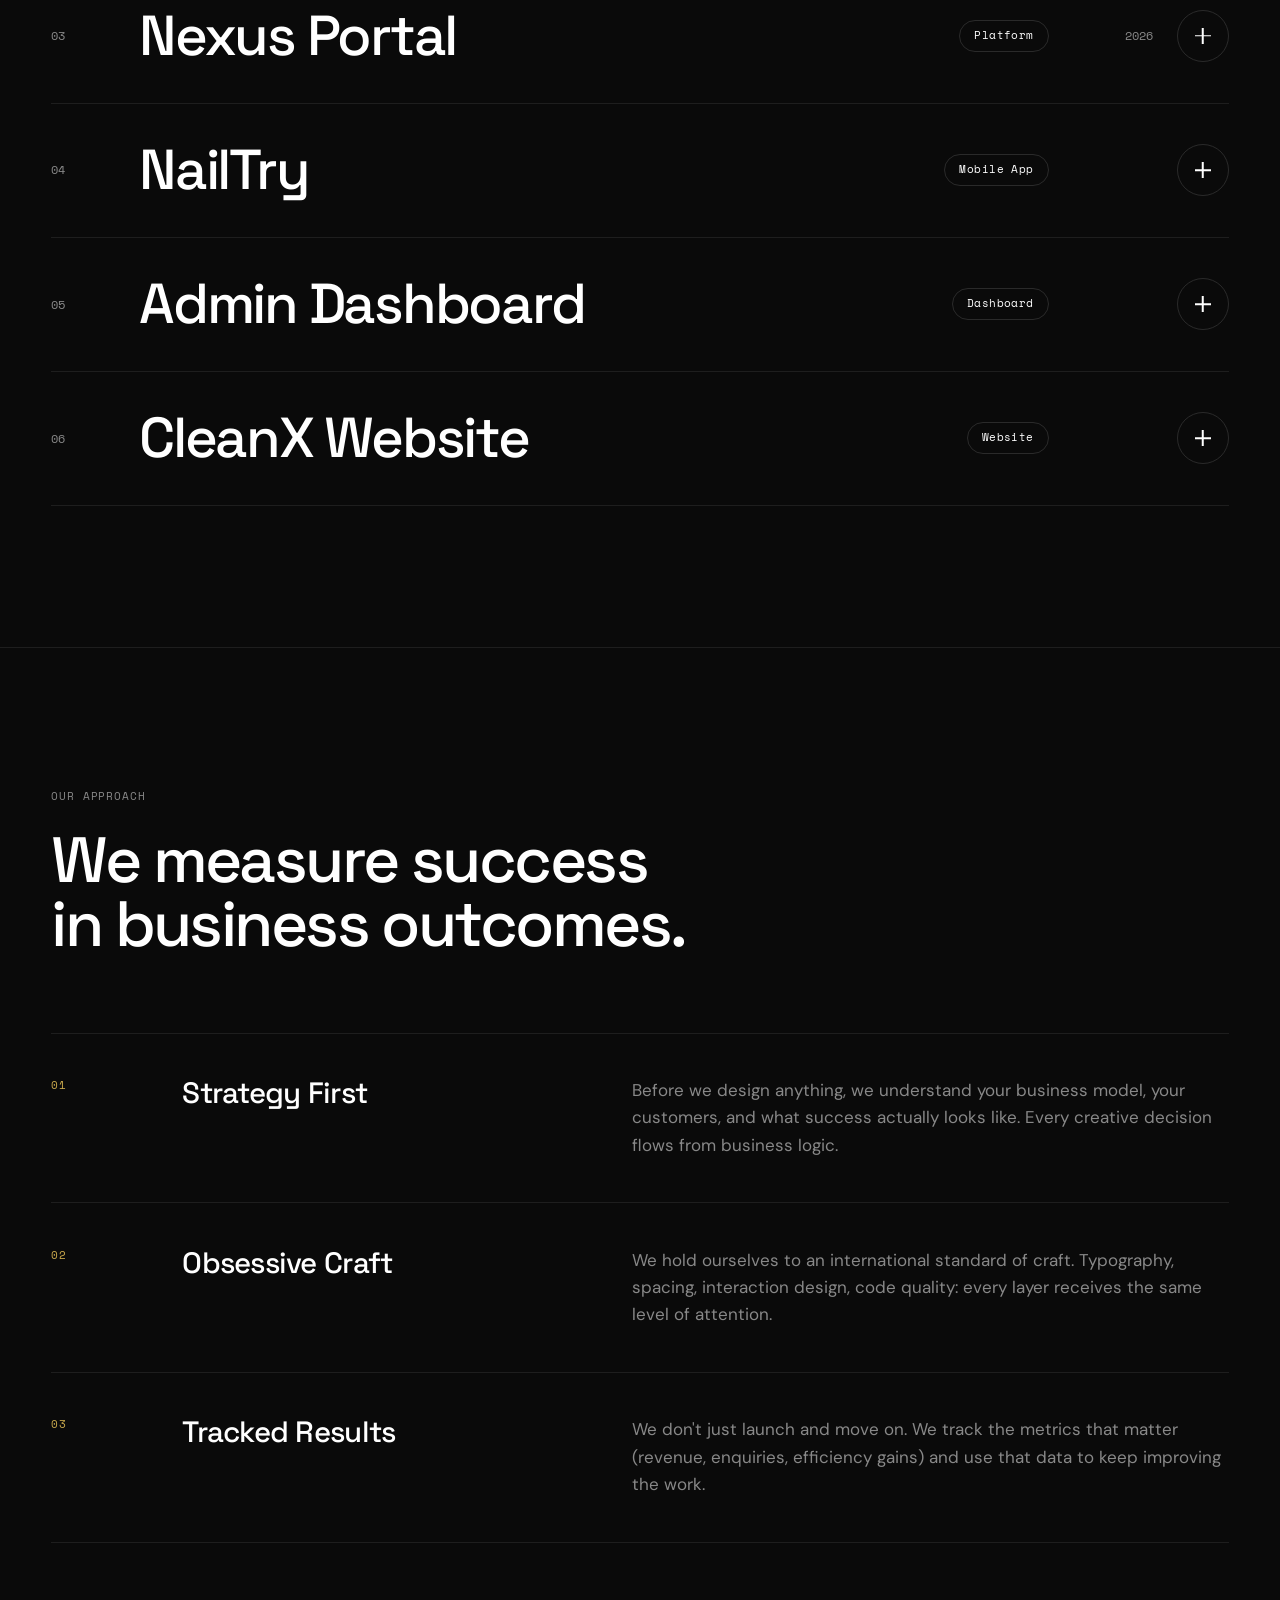
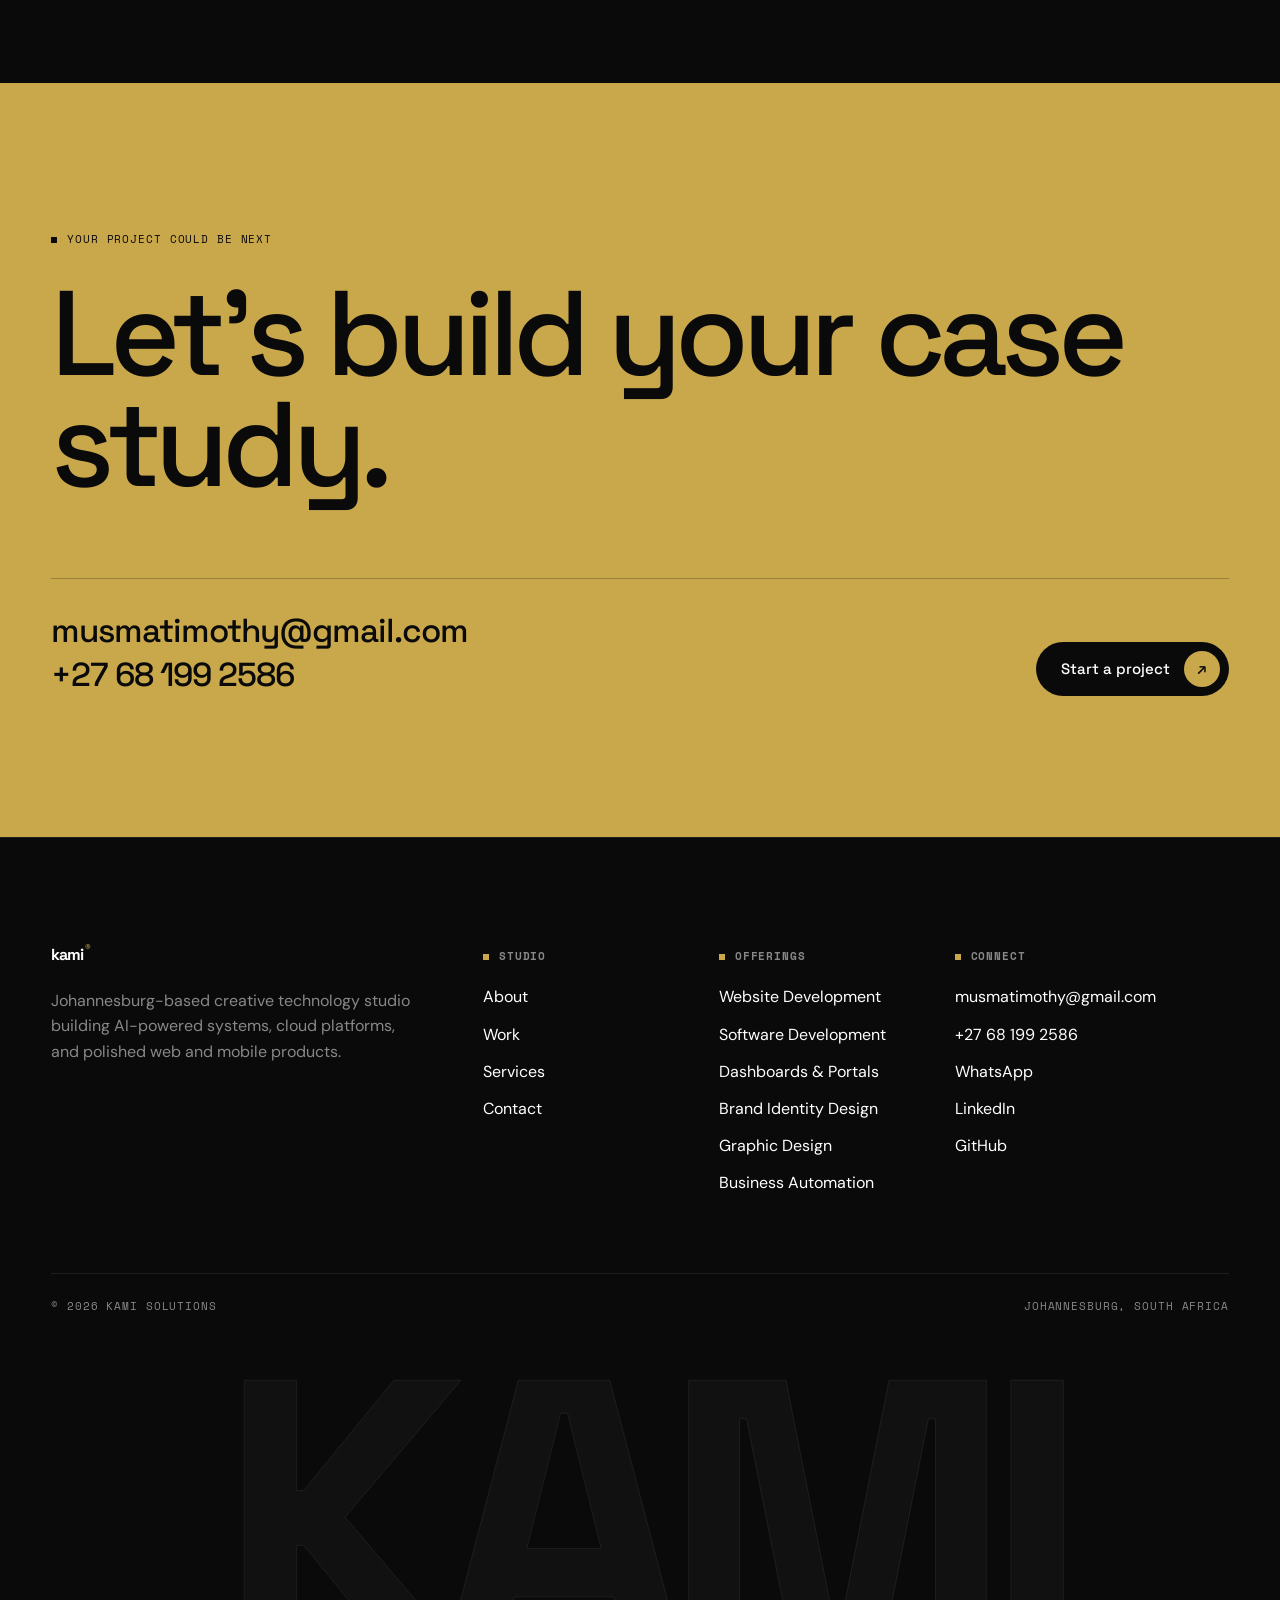
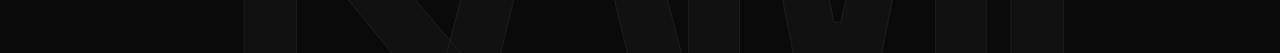
<file: portfolio.html>
<!DOCTYPE html>
<html lang="en">
<head>
  <meta charset="UTF-8">
  <meta name="viewport" content="width=device-width, initial-scale=1.0">
  <title>Work | Kami Solutions</title>
  <meta name="description" content="Selected work from Kami Solutions: an AI booking platform, mobile apps, cross-platform portals, and web projects built end to end.">
  <meta name="theme-color" content="#0A0A0A">
  <link rel="preconnect" href="https://fonts.googleapis.com">
  <link rel="preconnect" href="https://fonts.gstatic.com" crossorigin>
  <link rel="stylesheet" href="https://fonts.googleapis.com/css2?family=DM+Sans:opsz,wght@9..40,300;9..40,400;9..40,500&family=Space+Grotesk:wght@300;400;500;600;700&family=Space+Mono:wght@400;700&display=swap">
  <link rel="stylesheet" href="css/variables.css">
  <link rel="stylesheet" href="css/global.css">
  <link rel="stylesheet" href="css/components.css">
  <link rel="stylesheet" href="css/pages.css">
  <link rel="stylesheet" href="css/animations.css">
</head>
<body data-page="portfolio">
<div id="site-top"></div>
<main id="main">

<section class="page-hero">
  <div class="container">
    <span class="mono kicker">Selected work</span>
    <h1 class="display">Real systems, <span class="dim">built end to end.</span></h1>
    <p class="lede">Open any project to see how it was designed and built. Client work is shown under NDA.</p>
  </div>
</section>

<section class="section rule-top" style="padding-top:clamp(40px,6vw,80px)">
  <div class="container"><div class="work-list" id="work-list" data-open="first"></div></div>
</section>

<section class="section rule-top">
  <div class="container">
    <div class="section-head"><div><span class="mono kicker">Our approach</span><h2 class="h2">We measure success in business outcomes.</h2></div></div>
    <div class="rows" id="approach"></div>
  </div>
</section>

<section class="cta-band section">
  <div class="container">
    <span class="mono kicker">Your project could be next</span>
    <h2 class="cta-band__title reveal">Let's build your case study.</h2>
    <div class="cta-band__row">
      <div class="cta-band__contact">
        <a href="mailto:musmatimothy@gmail.com">musmatimothy@gmail.com</a>
        <a href="tel:+27681992586">+27 68 199 2586</a>
      </div>
      <a class="btn btn-dark" href="contact.html">Start a project <span class="btn__arrow" aria-hidden="true">↗</span></a>
    </div>
  </div>
</section>

</main>
<div id="site-bottom"></div>
<script src="js/config.js"></script>
<script src="js/components.js"></script>
<script src="js/animations.js"></script>
<script src="js/app.js"></script>
</body>
</html>
</file>
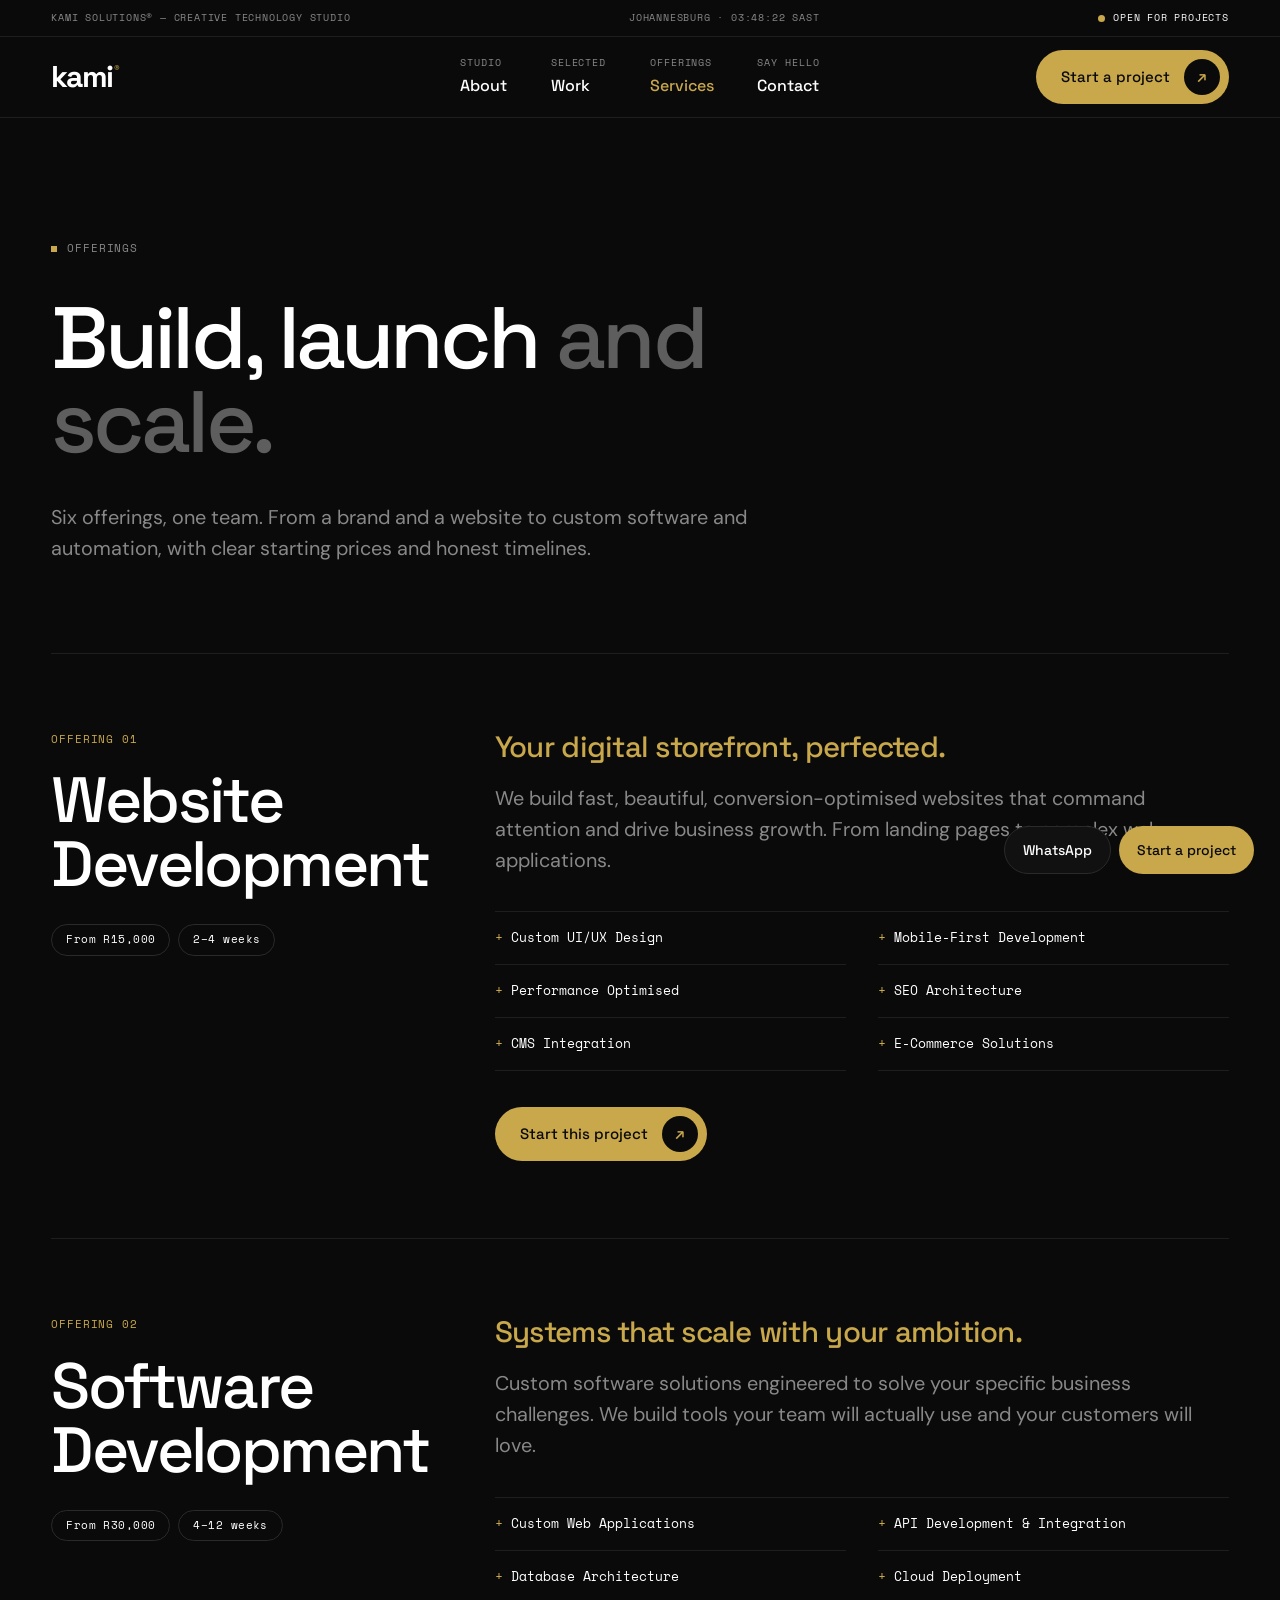
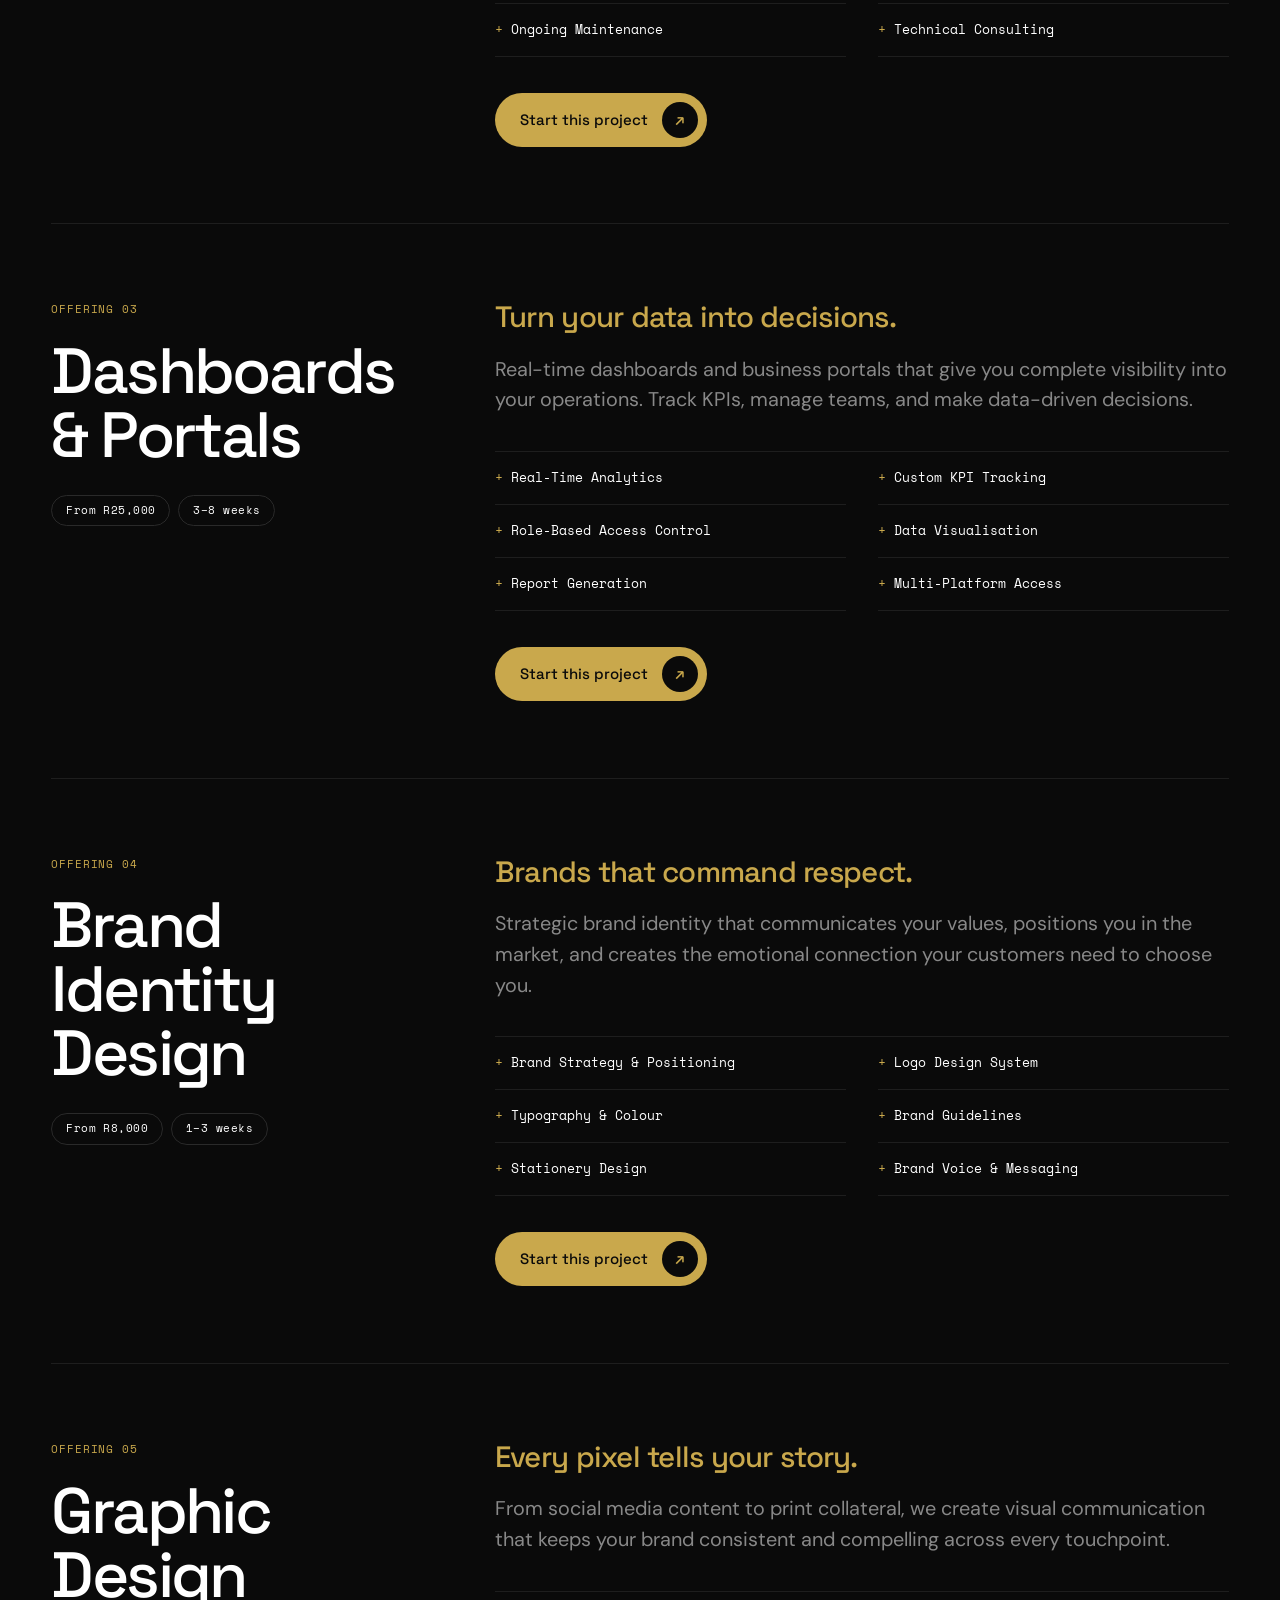
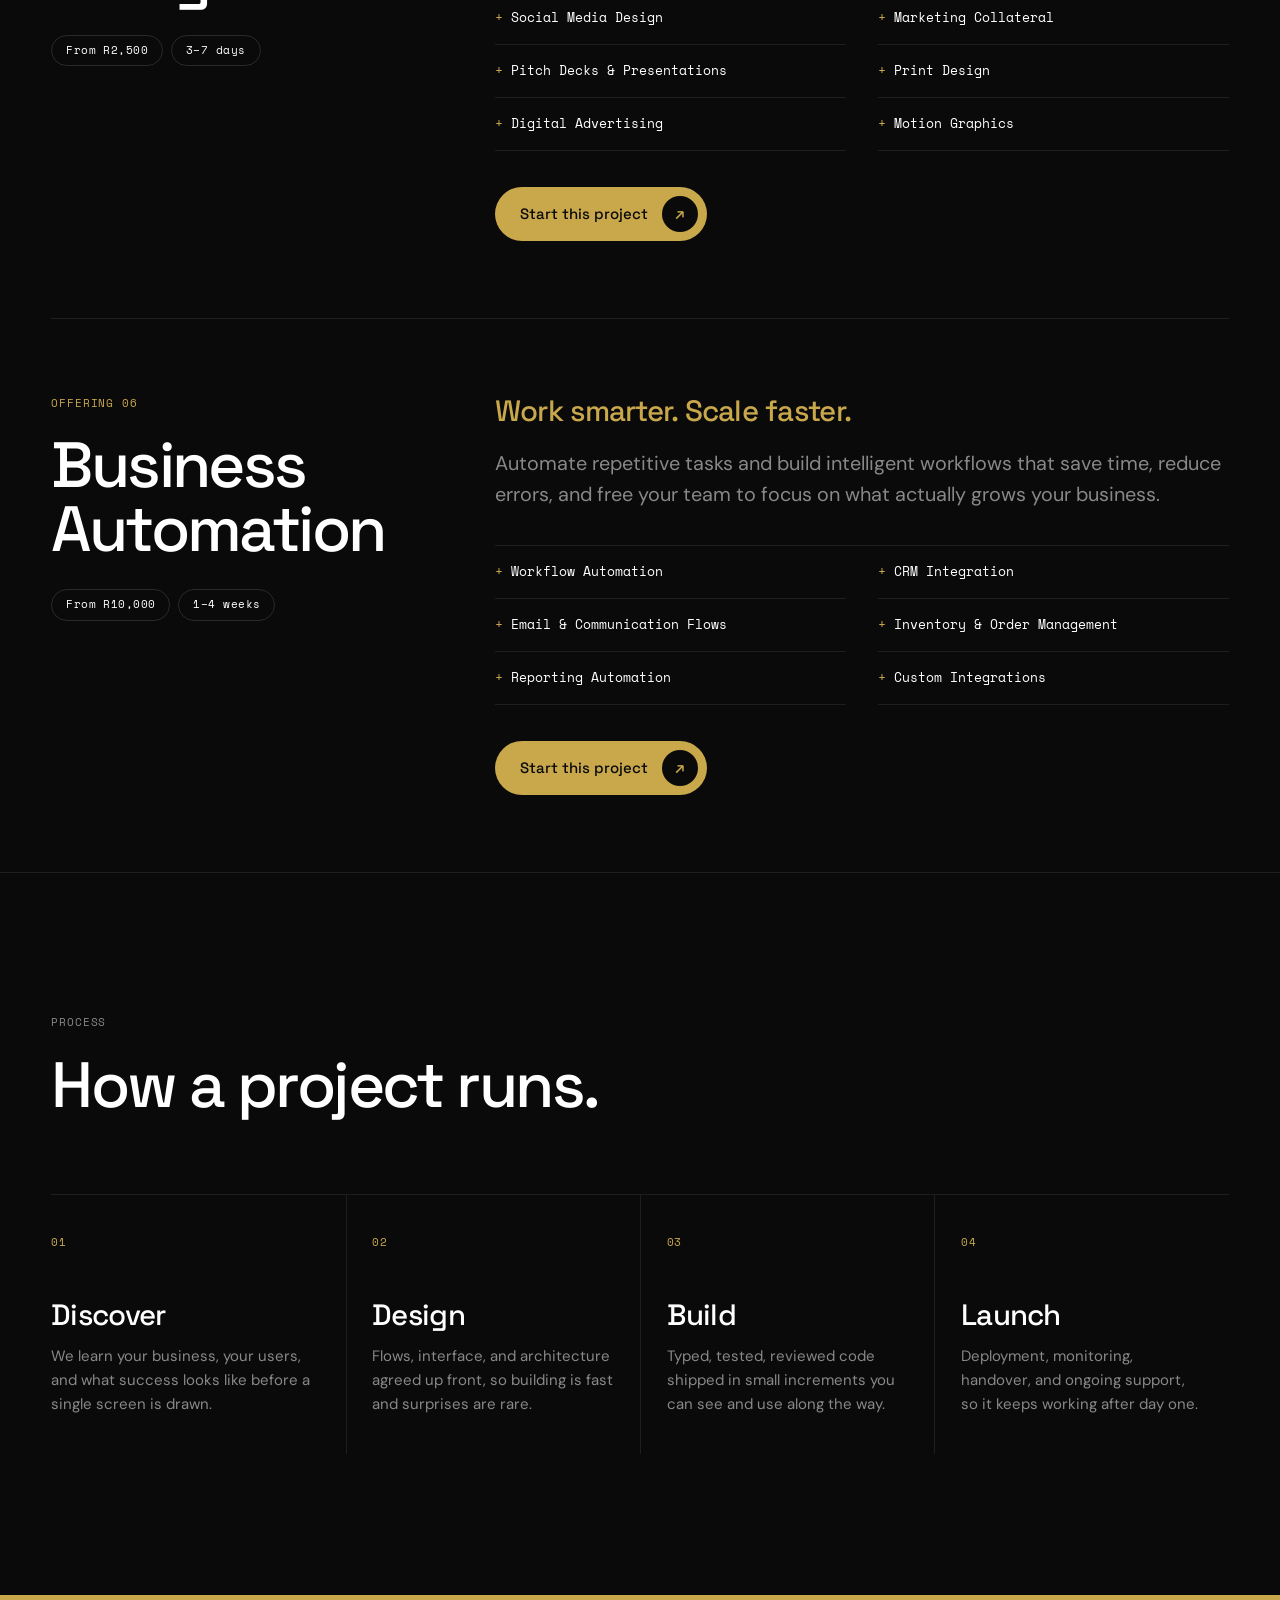
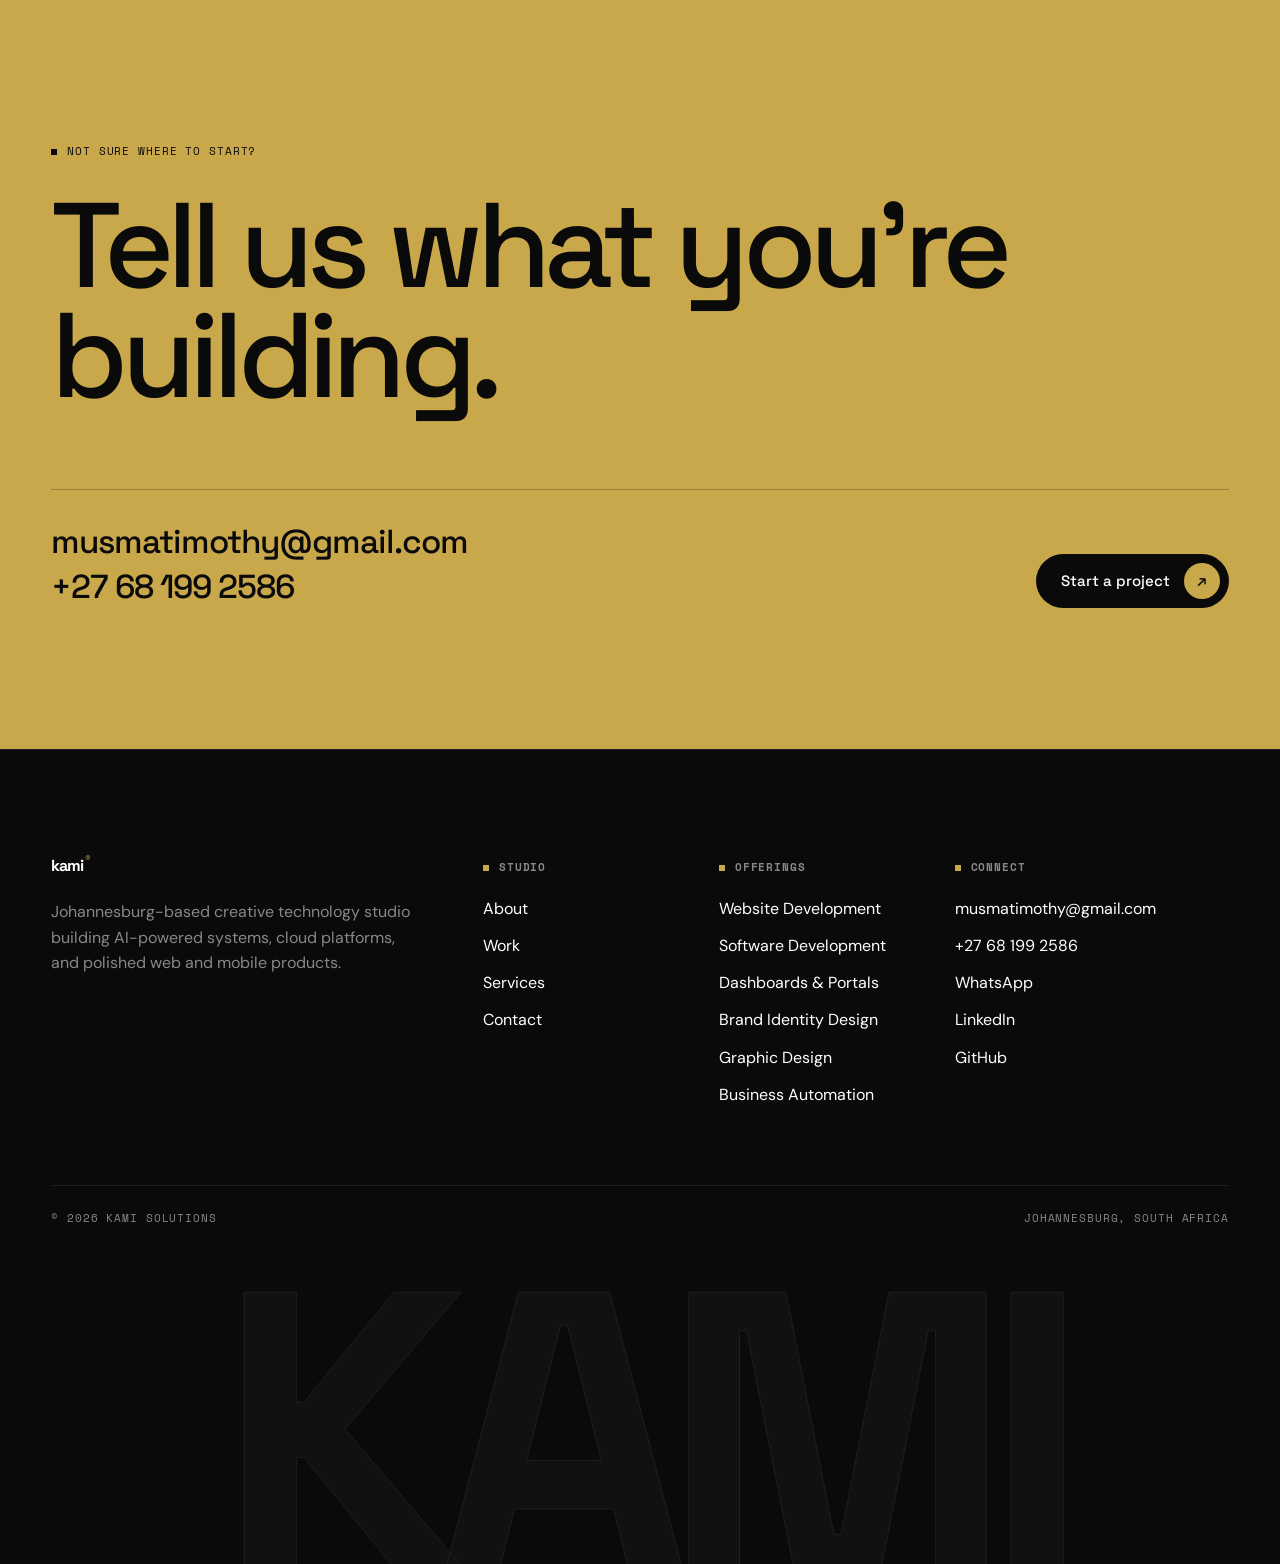
<file: services.html>
<!DOCTYPE html>
<html lang="en">
<head>
  <meta charset="UTF-8">
  <meta name="viewport" content="width=device-width, initial-scale=1.0">
  <title>Services | Kami Solutions</title>
  <meta name="description" content="Website development, custom software, dashboards, brand identity, graphic design, and business automation from Kami Solutions in Johannesburg.">
  <meta name="theme-color" content="#0A0A0A">
  <link rel="preconnect" href="https://fonts.googleapis.com">
  <link rel="preconnect" href="https://fonts.gstatic.com" crossorigin>
  <link rel="stylesheet" href="https://fonts.googleapis.com/css2?family=DM+Sans:opsz,wght@9..40,300;9..40,400;9..40,500&family=Space+Grotesk:wght@300;400;500;600;700&family=Space+Mono:wght@400;700&display=swap">
  <link rel="stylesheet" href="css/variables.css">
  <link rel="stylesheet" href="css/global.css">
  <link rel="stylesheet" href="css/components.css">
  <link rel="stylesheet" href="css/pages.css">
  <link rel="stylesheet" href="css/animations.css">
</head>
<body data-page="services">
<div id="site-top"></div>
<main id="main">

<section class="page-hero">
  <div class="container">
    <span class="mono kicker">Offerings</span>
    <h1 class="display">Build, launch <span class="dim">and scale.</span></h1>
    <p class="lede">Six offerings, one team. From a brand and a website to custom software and automation, with clear starting prices and honest timelines.</p>
  </div>
</section>

<div class="container" id="services-list"></div>

<section class="section rule-top">
  <div class="container">
    <div class="section-head"><div><span class="mono kicker">Process</span><h2 class="h2">How a project runs.</h2></div></div>
    <div class="steps" id="process-steps"></div>
  </div>
</section>

<section class="cta-band section">
  <div class="container">
    <span class="mono kicker">Not sure where to start?</span>
    <h2 class="cta-band__title reveal">Tell us what you're building.</h2>
    <div class="cta-band__row">
      <div class="cta-band__contact">
        <a href="mailto:musmatimothy@gmail.com">musmatimothy@gmail.com</a>
        <a href="tel:+27681992586">+27 68 199 2586</a>
      </div>
      <a class="btn btn-dark" href="contact.html">Start a project <span class="btn__arrow" aria-hidden="true">↗</span></a>
    </div>
  </div>
</section>

</main>
<div id="site-bottom"></div>
<script src="js/config.js"></script>
<script src="js/components.js"></script>
<script src="js/animations.js"></script>
<script src="js/app.js"></script>
</body>
</html>
</file>
<file: css/variables.css>
/* Kami Solutions brand system. Flat colour only: no gradients, no glows. */
:root {
  --bg:       #0A0A0A;
  --surface:  #111111;
  --border:   #1E1E1E;
  --line:     #2A2A2A;
  --muted:    #888888;
  --text:     #FFFFFF;
  --gold:     #C9A84C;
  --danger:   #E5484D;

  --font-display: "Space Grotesk", "Helvetica Neue", Arial, sans-serif;
  --font-body:    "DM Sans", "Helvetica Neue", Arial, sans-serif;
  --font-mono:    "Space Mono", ui-monospace, "Courier New", monospace;

  --gutter: clamp(20px, 4vw, 56px);
  --maxw:   1520px;
  --r-lg:   24px;
  --r-md:   16px;
  --ease:   cubic-bezier(.2, .7, .2, 1);
}
</file>
<file: css/global.css>
*, *::before, *::after { box-sizing: border-box; }

html { -webkit-text-size-adjust: 100%; scroll-behavior: smooth; }

body {
  margin: 0;
  background: var(--bg);
  color: var(--text);
  font-family: var(--font-body);
  font-size: 17px;
  line-height: 1.6;
  -webkit-font-smoothing: antialiased;
  overflow-x: hidden;
}
body.no-scroll { overflow: hidden; }

img, svg { display: block; max-width: 100%; }
a { color: inherit; text-decoration: none; }
button { font: inherit; color: inherit; background: none; border: 0; cursor: pointer; padding: 0; }
ul { list-style: none; margin: 0; padding: 0; }
h1, h2, h3, h4, p, figure { margin: 0; }

:focus-visible { outline: 2px solid var(--gold); outline-offset: 3px; }
::selection { background: var(--gold); color: var(--bg); }

.skip-link {
  position: absolute; left: 16px; top: -60px; z-index: 200;
  background: var(--gold); color: var(--bg);
  padding: 10px 16px; border-radius: 999px;
  font-family: var(--font-mono); font-size: 12px;
}
.skip-link:focus { top: 12px; }

.container { width: 100%; max-width: var(--maxw); margin-inline: auto; padding-inline: var(--gutter); }
.section   { padding-block: clamp(72px, 11vw, 168px); }
.rule-top  { border-top: 1px solid var(--border); }

/* ── Type ─────────────────────────────────────────────────────── */
.mono {
  font-family: var(--font-mono);
  font-size: 11px;
  letter-spacing: .08em;
  text-transform: uppercase;
  color: var(--muted);
}
.kicker { display: inline-flex; align-items: center; gap: 10px; }
.kicker::before { content: ""; width: 6px; height: 6px; background: var(--gold); flex: none; }

.display {
  font-family: var(--font-display);
  font-weight: 500;
  font-size: clamp(44px, 6.8vw, 108px);
  line-height: .96;
  letter-spacing: -.045em;
}
.h2 {
  font-family: var(--font-display);
  font-weight: 500;
  font-size: clamp(34px, 5vw, 80px);
  line-height: 1;
  letter-spacing: -.04em;
}
.h3 {
  font-family: var(--font-display);
  font-weight: 500;
  font-size: clamp(22px, 2.3vw, 34px);
  line-height: 1.1;
  letter-spacing: -.025em;
}
.lede { font-size: clamp(18px, 1.55vw, 22px); line-height: 1.55; color: var(--muted); max-width: 54ch; }
.dim  { color: var(--muted); }
.gold { color: var(--gold); }

.section-head {
  display: flex; justify-content: space-between; align-items: flex-end;
  gap: 24px 48px; flex-wrap: wrap;
  margin-bottom: clamp(40px, 6vw, 88px);
}
.section-head .mono { display: block; margin-bottom: 22px; }
.section-head .h2 { max-width: 16ch; }

.split { display: grid; grid-template-columns: minmax(0, 4fr) minmax(0, 8fr); gap: clamp(32px, 6vw, 110px); }
.split__side { align-self: start; position: sticky; top: 120px; }

@media (max-width: 860px) {
  .split { grid-template-columns: 1fr; }
  .split__side { position: static; }
}
</file>
<file: css/components.css>
/* ── Utility bar + header ─────────────────────────────────────── */
.utility { border-bottom: 1px solid var(--border); }
.utility__inner {
  display: flex; justify-content: space-between; align-items: center; gap: 16px;
  height: 36px;
}
.utility .mono { font-size: 10px; white-space: nowrap; }
.utility__status { display: inline-flex; align-items: center; gap: 8px; color: var(--text); }
.dot { width: 7px; height: 7px; border-radius: 50%; background: var(--gold); display: inline-block; }

.site-header {
  position: sticky; top: 0; z-index: 60;
  background: var(--bg);
  border-bottom: 1px solid var(--border);
}
.header__inner {
  display: grid; grid-template-columns: 1fr auto 1fr;
  align-items: center; height: 80px; gap: 24px;
}
.logo {
  font-family: var(--font-display); font-weight: 700;
  font-size: 30px; letter-spacing: -.06em; line-height: 1;
  justify-self: start;
}
.logo sup { font-size: 11px; font-weight: 500; letter-spacing: 0; margin-left: 2px; vertical-align: top; position: relative; top: 2px; color: var(--gold); }

.nav ul { display: flex; gap: clamp(28px, 3.4vw, 56px); }
.nav a { display: block; padding: 6px 0; }
.nav__kicker {
  display: block; font-family: var(--font-mono); font-size: 9.5px;
  letter-spacing: .1em; text-transform: uppercase; color: var(--muted);
  margin-bottom: 2px;
}
.nav__label { font-family: var(--font-display); font-size: 16px; font-weight: 500; transition: color .25s; }
.nav a:hover .nav__label, .nav a[aria-current="page"] .nav__label { color: var(--gold); }

.header__cta { justify-self: end; }

.burger { display: none; justify-self: end; width: 48px; height: 48px; border: 1px solid var(--line); border-radius: 50%; position: relative; }
.burger span { position: absolute; left: 14px; right: 14px; height: 1.5px; background: var(--text); transition: transform .3s var(--ease), top .3s var(--ease); }
.burger span:nth-child(1) { top: 20px; }
.burger span:nth-child(2) { top: 27px; }
.burger[aria-expanded="true"] span:nth-child(1) { top: 23px; transform: rotate(45deg); }
.burger[aria-expanded="true"] span:nth-child(2) { top: 23px; transform: rotate(-45deg); }

.menu {
  position: fixed; inset: 0; z-index: 55; background: var(--bg);
  padding: 140px var(--gutter) 40px;
  display: flex; flex-direction: column; justify-content: space-between;
}
.menu[hidden] { display: none; }
.menu__links a {
  display: flex; align-items: baseline; gap: 18px;
  font-family: var(--font-display); font-weight: 500; letter-spacing: -.04em;
  font-size: clamp(44px, 12vw, 80px); line-height: 1.1; padding: 6px 0;
  border-bottom: 1px solid var(--border);
}
.menu__links .mono { font-size: 10px; }
.menu__foot { display: grid; gap: 6px; }

@media (max-width: 960px) {
  .nav, .header__cta { display: none; }
  .header__inner { grid-template-columns: 1fr auto; }
  .burger { display: block; }
  .utility__mid { display: none; }
}
@media (max-width: 520px) {
  .utility__left { display: none; }
  .utility__inner { justify-content: space-between; }
}

/* ── Buttons + tags ───────────────────────────────────────────── */
.btn {
  display: inline-flex; align-items: center; gap: 14px;
  padding: 8px 8px 8px 24px; border-radius: 999px;
  font-family: var(--font-display); font-weight: 500; font-size: 15px;
  border: 1px solid transparent; white-space: nowrap;
  transition: background .25s, color .25s, border-color .25s;
}
.btn__arrow {
  display: grid; place-items: center; width: 36px; height: 36px; border-radius: 50%;
  font-size: 16px; line-height: 1; transition: transform .35s var(--ease);
}
.btn:hover .btn__arrow { transform: rotate(45deg); }
.btn-gold { background: var(--gold); color: var(--bg); }
.btn-gold .btn__arrow { background: var(--bg); color: var(--gold); }
.btn-gold:hover { background: var(--text); }
.btn-line { border-color: var(--line); color: var(--text); }
.btn-line .btn__arrow { border: 1px solid var(--line); }
.btn-line:hover { border-color: var(--gold); color: var(--gold); }
.btn-dark { background: var(--bg); color: var(--text); }
.btn-dark .btn__arrow { background: var(--gold); color: var(--bg); }
.btn-dark:hover { background: var(--surface); }

.tag {
  display: inline-block; padding: 6px 14px; border: 1px solid var(--line); border-radius: 999px;
  font-family: var(--font-mono); font-size: 11px; letter-spacing: .04em; color: var(--text);
  white-space: nowrap;
}

/* ── Stats ────────────────────────────────────────────────────── */
.stats { display: grid; grid-template-columns: repeat(4, 1fr); border-block: 1px solid var(--border); }
.stat { padding: clamp(28px, 3.4vw, 52px) clamp(16px, 2.4vw, 40px); border-left: 1px solid var(--border); }
.stat:first-child { border-left: 0; padding-left: 0; }
.stat__num {
  display: block; font-family: var(--font-display); font-weight: 500;
  font-size: clamp(44px, 6vw, 96px); line-height: 1; letter-spacing: -.05em;
}
.stat__label { display: block; margin-top: 14px; }
@media (max-width: 760px) {
  .stats { grid-template-columns: repeat(2, 1fr); }
  .stat:nth-child(3) { border-left: 0; padding-left: 0; }
  .stat:nth-child(n+3) { border-top: 1px solid var(--border); }
}

/* ── Marquee ──────────────────────────────────────────────────── */
.marquee { overflow: hidden; border-bottom: 1px solid var(--border); padding-block: clamp(20px, 3vw, 36px); }
.marquee__track { display: flex; width: max-content; gap: clamp(32px, 5vw, 72px); animation: marquee 48s linear infinite; }
.marquee:hover .marquee__track { animation-play-state: paused; }
.marquee__item {
  display: inline-flex; align-items: center; gap: clamp(32px, 5vw, 72px);
  font-family: var(--font-display); font-weight: 500; letter-spacing: -.04em;
  font-size: clamp(28px, 4vw, 56px); line-height: 1; white-space: nowrap;
}
.marquee__item::after { content: "/"; color: var(--gold); font-weight: 300; }
.marquee__item:nth-child(even) { color: transparent; -webkit-text-stroke: 1px var(--muted); }

/* ── Work list (expanding rows) ───────────────────────────────── */
.work-list { border-bottom: 1px solid var(--border); }
.work-row { border-top: 1px solid var(--border); }
.work-row__head {
  width: 100%; display: grid; align-items: center; text-align: left;
  grid-template-columns: 64px minmax(0, 1fr) auto 80px 52px; gap: 24px;
  padding-block: clamp(22px, 3vw, 40px);
}
.work-row__idx { font-family: var(--font-mono); font-size: 12px; color: var(--muted); }
.work-row__title {
  display: block; font-family: var(--font-display); font-weight: 500; letter-spacing: -.04em;
  font-size: clamp(26px, 4.4vw, 68px); line-height: 1;
  transition: transform .45s var(--ease), color .25s;
}
.work-row__head:hover .work-row__title { transform: translateX(14px); color: var(--gold); }
.work-row__year { font-family: var(--font-mono); font-size: 12px; color: var(--muted); text-align: right; }
.work-row__icon {
  position: relative; width: 52px; height: 52px; border: 1px solid var(--line); border-radius: 50%;
  transition: background .25s, border-color .25s;
}
.work-row__icon::before, .work-row__icon::after {
  content: ""; position: absolute; left: 50%; top: 50%; width: 16px; height: 1.5px; background: var(--text);
  transform: translate(-50%, -50%); transition: transform .4s var(--ease), background .25s;
}
.work-row__icon::after { transform: translate(-50%, -50%) rotate(90deg); }
.work-row__head:hover .work-row__icon { border-color: var(--gold); }
.work-row.is-open .work-row__icon { background: var(--gold); border-color: var(--gold); }
.work-row.is-open .work-row__icon::before, .work-row.is-open .work-row__icon::after { background: var(--bg); }
.work-row.is-open .work-row__icon::after { transform: translate(-50%, -50%) rotate(0deg); }

.work-row__body { display: grid; grid-template-rows: 0fr; transition: grid-template-rows .55s var(--ease); }
.work-row.is-open .work-row__body { grid-template-rows: 1fr; }
.work-row__inner { overflow: hidden; min-height: 0; }
.work-row__content {
  display: grid; grid-template-columns: 64px minmax(0, 4fr) minmax(0, 8fr); gap: 24px clamp(24px, 4vw, 72px);
  padding-bottom: clamp(36px, 5vw, 72px);
}
.work-row__meta { grid-column: 2; display: grid; gap: 28px; align-content: start; }
.work-row__client { display: block; }
.work-row__stats { display: grid; gap: 0; border-top: 1px solid var(--border); }
.work-row__stat { display: flex; align-items: baseline; justify-content: space-between; gap: 16px; padding: 14px 0; border-bottom: 1px solid var(--border); }
.work-row__stat b { font-family: var(--font-display); font-weight: 500; font-size: 30px; letter-spacing: -.04em; color: var(--gold); }
.work-row__tags { display: flex; flex-wrap: wrap; gap: 8px; }
.work-row__links { display: flex; flex-wrap: wrap; gap: 10px; }
.work-row__cols { grid-column: 3; display: grid; grid-template-columns: repeat(2, minmax(0, 1fr)); gap: 36px 40px; }
.work-row__cols h4 { margin-bottom: 12px; }
.work-row__cols p { color: #C8C8C8; font-size: 16px; line-height: 1.65; }

@media (max-width: 960px) {
  .work-row__head { grid-template-columns: 36px minmax(0, 1fr) 48px; gap: 16px; }
  .work-row__year, .work-row__tagcell { display: none; }
  .work-row__icon { width: 44px; height: 44px; }
  .work-row__content { grid-template-columns: 1fr; }
  .work-row__meta, .work-row__cols { grid-column: 1; }
  .work-row__cols { grid-template-columns: 1fr; }
}

/* ── Offerings rail ───────────────────────────────────────────── */
.rail {
  display: flex; gap: 20px; overflow-x: auto; padding-inline: var(--gutter);
  scroll-snap-type: x mandatory; scroll-padding-inline: var(--gutter);
  scrollbar-width: none; cursor: grab; -webkit-overflow-scrolling: touch;
}
.rail::-webkit-scrollbar { display: none; }
.rail.is-dragging { cursor: grabbing; scroll-snap-type: none; }
.rail::after { content: ""; flex: 0 0 1px; }

.card {
  flex: 0 0 clamp(300px, 30vw, 440px); scroll-snap-align: start;
  display: flex; flex-direction: column; min-height: 560px;
  background: var(--surface); border: 1px solid var(--border); border-radius: var(--r-lg);
  padding: clamp(24px, 2.4vw, 36px);
  transition: border-color .3s;
  user-select: none;
}
.card:hover { border-color: var(--gold); }
.card__top { display: flex; justify-content: space-between; align-items: flex-start; }
.card__num {
  font-family: var(--font-display); font-weight: 500; letter-spacing: -.06em;
  font-size: clamp(88px, 9vw, 140px); line-height: .85; margin-top: 16px;
  color: transparent; -webkit-text-stroke: 1px var(--line);
  transition: -webkit-text-stroke-color .3s;
}
.card:hover .card__num { -webkit-text-stroke-color: var(--gold); }
.card__title { margin-top: auto; padding-top: 40px; }
.card__tagline { margin-top: 10px; color: var(--gold); font-size: 15px; }
.card__desc { margin-top: 14px; color: var(--muted); font-size: 15px; line-height: 1.6; }
.card__list { margin-top: 20px; display: grid; gap: 6px; font-family: var(--font-mono); font-size: 11.5px; color: #C8C8C8; }
.card__list li::before { content: "+ "; color: var(--gold); }
.card__foot {
  display: flex; align-items: center; justify-content: space-between; gap: 12px;
  margin-top: 28px; padding-top: 20px; border-top: 1px solid var(--border);
}
.card__price { font-family: var(--font-display); font-weight: 500; font-size: 20px; letter-spacing: -.02em; }
.card__foot .btn__arrow { border: 1px solid var(--line); }
.card:hover .card__foot .btn__arrow { background: var(--gold); border-color: var(--gold); color: var(--bg); transform: rotate(45deg); }

.rail-ctl { display: flex; align-items: center; gap: 24px; margin-top: 36px; }
.rail-ctl__bar { flex: 1; display: flex; gap: 6px; }
.seg { flex: 1; height: 3px; background: var(--border); transition: background .3s; }
.seg.on { background: var(--gold); }
.rail-ctl__btns { display: flex; gap: 10px; }
.circle-btn {
  width: 52px; height: 52px; border: 1px solid var(--line); border-radius: 50%;
  display: grid; place-items: center; font-size: 18px; transition: border-color .25s, color .25s, opacity .25s;
}
.circle-btn:hover:not(:disabled) { border-color: var(--gold); color: var(--gold); }
.circle-btn:disabled { opacity: .3; cursor: default; }

/* ── CTA band (gold) ──────────────────────────────────────────── */
.cta-band { background: var(--gold); color: var(--bg); }
.cta-band .mono { color: var(--bg); }
.cta-band .kicker::before { background: var(--bg); }
.cta-band__title {
  font-family: var(--font-display); font-weight: 500; letter-spacing: -.055em;
  font-size: clamp(52px, 9.4vw, 152px); line-height: .92; margin-top: 28px;
}
.cta-band__row {
  display: flex; justify-content: space-between; align-items: flex-end; gap: 32px 48px; flex-wrap: wrap;
  margin-top: clamp(40px, 6vw, 88px); padding-top: 32px; border-top: 1px solid rgba(10, 10, 10, .25);
}
.cta-band__contact { display: grid; gap: 4px; }
.cta-band__contact a {
  font-family: var(--font-display); font-weight: 500; letter-spacing: -.03em;
  font-size: clamp(22px, 2.6vw, 38px); line-height: 1.2; width: fit-content;
  border-bottom: 1.5px solid transparent; transition: border-color .25s;
}
.cta-band__contact a:hover { border-color: var(--bg); }

/* ── Footer ───────────────────────────────────────────────────── */
.site-footer { border-top: 1px solid var(--border); padding-top: clamp(56px, 8vw, 110px); overflow: hidden; }
.footer__grid { display: grid; grid-template-columns: 2fr 1fr 1fr 1.4fr; gap: 40px; }
.footer__blurb { max-width: 34ch; color: var(--muted); font-size: 16px; margin-top: 20px; }
.footer__col h4 { margin-bottom: 18px; }
.footer__col ul { display: grid; gap: 10px; }
.footer__col a { color: var(--text); font-size: 16px; transition: color .2s; }
.footer__col a:hover { color: var(--gold); }
.footer__legal { display: flex; justify-content: space-between; gap: 16px; flex-wrap: wrap; margin-top: clamp(48px, 6vw, 88px); padding-top: 24px; border-top: 1px solid var(--border); }
.footer__word {
  font-family: var(--font-display); font-weight: 700; letter-spacing: -.07em; text-align: center;
  font-size: clamp(120px, 31vw, 520px); line-height: .78; margin-top: clamp(24px, 4vw, 56px); margin-bottom: -.06em;
  color: var(--surface); -webkit-text-stroke: 1px var(--border); user-select: none;
}
@media (max-width: 860px) {
  .footer__grid { grid-template-columns: 1fr 1fr; }
  .footer__grid > :first-child { grid-column: 1 / -1; }
}

/* ── Floating contact pills ───────────────────────────────────── */
.float {
  position: fixed; right: clamp(14px, 2vw, 28px); bottom: clamp(14px, 2vw, 28px); z-index: 50;
  display: flex; gap: 8px;
}
.float a {
  display: inline-flex; align-items: center; gap: 8px; padding: 12px 18px; border-radius: 999px;
  font-family: var(--font-display); font-weight: 500; font-size: 14px;
  transition: background .25s, color .25s, border-color .25s;
}
.float__primary { background: var(--gold); color: var(--bg); }
.float__primary:hover { background: var(--text); }
.float__alt { background: var(--surface); border: 1px solid var(--line); color: var(--text); }
.float__alt:hover { border-color: var(--gold); color: var(--gold); }
@media (max-width: 520px) { .float__primary { display: none; } }

/* ── Forms ────────────────────────────────────────────────────── */
.form { display: grid; gap: 28px; }
.form__row { display: grid; grid-template-columns: repeat(2, minmax(0, 1fr)); gap: 28px; }
.field { display: grid; gap: 4px; }
.field label { font-family: var(--font-mono); font-size: 11px; letter-spacing: .08em; text-transform: uppercase; color: var(--muted); }
.field input, .field select, .field textarea {
  width: 100%; background: transparent; color: var(--text);
  border: 0; border-bottom: 1px solid var(--line); border-radius: 0;
  padding: 12px 0; font: inherit; font-size: 18px; transition: border-color .25s;
  appearance: none; -webkit-appearance: none;
}
.field select { background-image: none; cursor: pointer; }
.field select option { background: var(--surface); color: var(--text); }
.field textarea { min-height: 140px; resize: vertical; }
.field input:focus, .field select:focus, .field textarea:focus { outline: none; border-bottom-color: var(--gold); }
.field input::placeholder, .field textarea::placeholder { color: #555; }
.field.has-error input, .field.has-error textarea { border-bottom-color: var(--danger); }
.field__err { color: var(--danger); font-size: 13px; display: none; }
.field.has-error .field__err { display: block; }
.form__note { font-size: 14px; color: var(--muted); }
.form-success { display: none; padding: 32px; border: 1px solid var(--gold); border-radius: var(--r-lg); }
.form-success.is-visible { display: block; }
@media (max-width: 640px) { .form__row { grid-template-columns: 1fr; } }
</file>
<file: css/pages.css>
/* ── Home hero ────────────────────────────────────────────────── */
.hero { padding-top: clamp(40px, 6vw, 96px); padding-bottom: clamp(56px, 8vw, 120px); }
.hero__grid {
  display: grid; grid-template-columns: minmax(0, 7.4fr) minmax(0, 4.6fr);
  gap: clamp(32px, 5vw, 88px); align-items: end;
}
.hero__kicker { margin-bottom: clamp(24px, 3vw, 44px); display: block; }
.hero__title { font-size: clamp(46px, 7.2vw, 116px); line-height: 1.02; }
.hero__title .line { display: block; overflow: hidden; padding-bottom: .08em; margin-bottom: -.08em; }
.hero__title .line > span { display: inline-block; transform: translateY(112%); animation: rise 1.1s var(--ease) forwards; animation-delay: calc(var(--i) * 90ms + 120ms); }
.hero__title .dim { color: #5E5E5E; }
.hero__lower { margin-top: clamp(32px, 4vw, 56px); display: flex; flex-wrap: wrap; align-items: center; gap: 28px 40px; }
.hero__lower .lede { max-width: 38ch; }
.hero__btns { display: flex; flex-wrap: wrap; gap: 12px; }

@media (max-width: 960px) { .hero__grid { grid-template-columns: 1fr; align-items: start; } }

/* Pipeline simulation */
.pipe { background: var(--surface); border: 1px solid var(--border); border-radius: var(--r-lg); padding: clamp(20px, 2vw, 28px); }
.pipe__head { display: flex; justify-content: space-between; gap: 12px; padding-bottom: 18px; border-bottom: 1px solid var(--border); }
.pipe__head .mono { font-size: 10px; display: inline-flex; align-items: center; gap: 8px; }
.pipe__steps { margin-top: 8px; }
.pipe__step {
  position: relative; display: grid; grid-template-columns: 34px minmax(0, 1fr) auto; gap: 14px; align-items: center;
  padding: 14px 0; opacity: .45; transition: opacity .4s;
}
.pipe__step::before { content: ""; position: absolute; left: 16.5px; top: 50px; bottom: -14px; width: 1px; background: var(--border); }
.pipe__step:last-child::before { display: none; }
.pipe__n {
  display: grid; place-items: center; width: 34px; height: 34px; border-radius: 50%;
  border: 1px solid var(--line); font-family: var(--font-mono); font-size: 11px; background: var(--surface); position: relative; z-index: 1;
  transition: background .3s, border-color .3s, color .3s;
}
.pipe__name { font-family: var(--font-display); font-weight: 500; font-size: 17px; letter-spacing: -.02em; line-height: 1.2; }
.pipe__sub { font-size: 13px; color: var(--muted); line-height: 1.3; }
.pipe__chip { font-family: var(--font-mono); font-size: 9.5px; letter-spacing: .06em; padding: 4px 8px; border: 1px solid var(--line); border-radius: 999px; color: var(--muted); transition: all .3s; white-space: nowrap; }
.pipe__step.is-done { opacity: .8; }
.pipe__step.is-done .pipe__n { border-color: var(--gold); color: var(--gold); }
.pipe__step.is-active { opacity: 1; }
.pipe__step.is-active .pipe__n { background: var(--gold); border-color: var(--gold); color: var(--bg); }
.pipe__step.is-active .pipe__chip { border-color: var(--gold); color: var(--gold); }
.pipe__step--human .pipe__name::after { content: " · human"; color: var(--gold); font-family: var(--font-mono); font-size: 10px; letter-spacing: .06em; text-transform: uppercase; }
.pipe__log { margin-top: 12px; padding-top: 16px; border-top: 1px solid var(--border); font-family: var(--font-mono); font-size: 11px; line-height: 1.7; color: var(--muted); min-height: 96px; }
.pipe__log div { opacity: .45; }
.pipe__log div:last-child { opacity: 1; color: var(--text); }
.pipe__log div::before { content: "› "; color: var(--gold); }
.pipe__note { margin-top: 10px; font-family: var(--font-mono); font-size: 9.5px; letter-spacing: .06em; color: #5E5E5E; text-transform: uppercase; }

/* Studio statement */
.statement { font-family: var(--font-display); font-weight: 500; letter-spacing: -.04em; line-height: 1.08; font-size: clamp(30px, 4.6vw, 76px); max-width: 24ch; }
.statement--wide { max-width: 26ch; }
.statement .dim { color: #5E5E5E; }
.statement-foot { display: flex; justify-content: space-between; align-items: center; flex-wrap: wrap; gap: 24px; margin-top: clamp(40px, 6vw, 80px); }

/* ── Inner page hero ──────────────────────────────────────────── */
.page-hero { padding-top: clamp(56px, 9vw, 150px); padding-bottom: clamp(48px, 7vw, 110px); }
.page-hero .kicker { margin-bottom: clamp(24px, 3vw, 40px); }
.page-hero h1 { max-width: 14ch; }
.page-hero .lede { margin-top: clamp(24px, 3vw, 44px); }
.page-hero h1 .dim { color: #5E5E5E; }

/* ── About ────────────────────────────────────────────────────── */
.story p { font-family: var(--font-display); font-weight: 400; letter-spacing: -.025em; line-height: 1.25; font-size: clamp(22px, 2.5vw, 38px); }
.story p + p { margin-top: 1.1em; color: var(--muted); }
.mv { display: grid; grid-template-columns: 1fr 1fr; gap: 20px; }
.mv__card { background: var(--surface); border: 1px solid var(--border); border-radius: var(--r-lg); padding: clamp(28px, 3.4vw, 56px); min-height: 360px; display: flex; flex-direction: column; justify-content: space-between; gap: 40px; }
.mv__card p { font-family: var(--font-display); font-weight: 500; letter-spacing: -.03em; line-height: 1.15; font-size: clamp(24px, 2.6vw, 40px); }
@media (max-width: 760px) { .mv { grid-template-columns: 1fr; } .mv__card { min-height: 0; } }

.values { display: grid; grid-template-columns: repeat(2, 1fr); border-top: 1px solid var(--border); }
.value { padding: clamp(28px, 3.4vw, 56px) clamp(0px, 2vw, 40px) clamp(28px, 3.4vw, 56px) 0; border-bottom: 1px solid var(--border); }
.value:nth-child(even) { border-left: 1px solid var(--border); padding-left: clamp(20px, 3vw, 56px); }
.value .mono { display: block; margin-bottom: 40px; color: var(--gold); }
.value p { margin-top: 14px; color: var(--muted); max-width: 44ch; }
@media (max-width: 760px) { .values { grid-template-columns: 1fr; } .value:nth-child(even) { border-left: 0; padding-left: 0; } }

.rows { border-top: 1px solid var(--border); }
.row { display: grid; grid-template-columns: 80px minmax(0, 4fr) minmax(0, 6fr); gap: 24px clamp(24px, 4vw, 64px); padding-block: clamp(28px, 3.4vw, 48px); border-bottom: 1px solid var(--border); }
.row p { color: var(--muted); }
@media (max-width: 760px) { .row { grid-template-columns: 1fr; gap: 12px; } }

.person { display: grid; grid-template-columns: auto minmax(0, 1fr); gap: clamp(24px, 4vw, 56px); align-items: start; }
.person__mark {
  width: clamp(120px, 14vw, 220px); aspect-ratio: 1; background: var(--gold); color: var(--bg); border-radius: var(--r-lg);
  display: grid; place-items: center; font-family: var(--font-display); font-weight: 700; letter-spacing: -.06em; font-size: clamp(48px, 6vw, 92px);
}
.person__bio { margin-top: 20px; color: var(--muted); max-width: 56ch; }
.person__links { display: flex; flex-wrap: wrap; gap: 10px; margin-top: 28px; }
@media (max-width: 560px) { .person { grid-template-columns: 1fr; } }

/* ── Services page ────────────────────────────────────────────── */
.svc { display: grid; grid-template-columns: minmax(0, 4fr) minmax(0, 8fr); gap: 24px clamp(32px, 6vw, 110px); padding-block: clamp(40px, 6vw, 96px); border-top: 1px solid var(--border); scroll-margin-top: 90px; }
.svc__side { align-self: start; position: sticky; top: 120px; }
.svc__num { display: block; margin-bottom: 20px; color: var(--gold); }
.svc__facts { display: flex; flex-wrap: wrap; gap: 8px; margin-top: 28px; }
.svc__tagline { color: var(--gold); margin-bottom: 20px; }
.svc__features { display: grid; grid-template-columns: repeat(2, minmax(0, 1fr)); gap: 0 32px; margin-top: 36px; border-top: 1px solid var(--border); }
.svc__features li { padding: 16px 0; border-bottom: 1px solid var(--border); font-family: var(--font-mono); font-size: 12.5px; }
.svc__features li::before { content: "+ "; color: var(--gold); }
.svc__go { margin-top: 36px; }
@media (max-width: 860px) { .svc { grid-template-columns: 1fr; } .svc__side { position: static; } .svc__features { grid-template-columns: 1fr; } }

.steps { display: grid; grid-template-columns: repeat(4, 1fr); border-top: 1px solid var(--border); }
.step { padding: clamp(24px, 3vw, 44px) clamp(16px, 2vw, 32px) clamp(24px, 3vw, 44px) 0; border-left: 1px solid var(--border); padding-left: clamp(16px, 2vw, 32px); }
.step:first-child { border-left: 0; padding-left: 0; }
.step .mono { color: var(--gold); display: block; margin-bottom: 48px; }
.step p { margin-top: 12px; color: var(--muted); font-size: 15px; }
@media (max-width: 860px) { .steps { grid-template-columns: 1fr 1fr; } .step:nth-child(3) { border-left: 0; padding-left: 0; } .step:nth-child(n+3) { border-top: 1px solid var(--border); } }
@media (max-width: 520px) { .steps { grid-template-columns: 1fr; } .step { border-left: 0; padding-left: 0; border-top: 1px solid var(--border); } .step:first-child { border-top: 0; } }

/* ── Contact ──────────────────────────────────────────────────── */
.contact-grid { display: grid; grid-template-columns: minmax(0, 5fr) minmax(0, 7fr); gap: clamp(40px, 7vw, 120px); }
.contact-list { border-top: 1px solid var(--border); }
.contact-item { padding: 22px 0; border-bottom: 1px solid var(--border); }
.contact-item .mono { display: block; margin-bottom: 6px; }
.contact-item a, .contact-item p { font-family: var(--font-display); font-weight: 500; letter-spacing: -.03em; font-size: clamp(22px, 2.3vw, 32px); line-height: 1.2; overflow-wrap: anywhere; transition: color .2s; }
.contact-item a:hover { color: var(--gold); }
@media (max-width: 860px) { .contact-grid { grid-template-columns: 1fr; } }

.next { display: grid; grid-template-columns: repeat(3, 1fr); gap: 20px; }
.next__card { background: var(--surface); border: 1px solid var(--border); border-radius: var(--r-lg); padding: clamp(24px, 2.6vw, 40px); min-height: 280px; display: flex; flex-direction: column; justify-content: space-between; gap: 32px; }
.next__card p { color: var(--muted); font-size: 15px; margin-top: 12px; }
@media (max-width: 860px) { .next { grid-template-columns: 1fr; } .next__card { min-height: 0; } }
</file>
<file: css/animations.css>
@keyframes rise    { to { transform: translateY(0); } }
@keyframes marquee { to { transform: translateX(-50%); } }

/* Scroll reveal (progressive: only hidden when JS has marked the page ready) */
.js .reveal { opacity: 0; transform: translateY(28px); transition: opacity .8s var(--ease), transform .8s var(--ease); transition-delay: var(--d, 0ms); }
.js .reveal.is-in { opacity: 1; transform: none; }

@media (prefers-reduced-motion: reduce) {
  html { scroll-behavior: auto; }
  *, *::before, *::after { animation-duration: .01ms !important; animation-iteration-count: 1 !important; transition-duration: .01ms !important; }
  .hero__title .line > span { transform: none; }
  .js .reveal { opacity: 1; transform: none; }
  .marquee__track { animation: none; }
}
</file>
